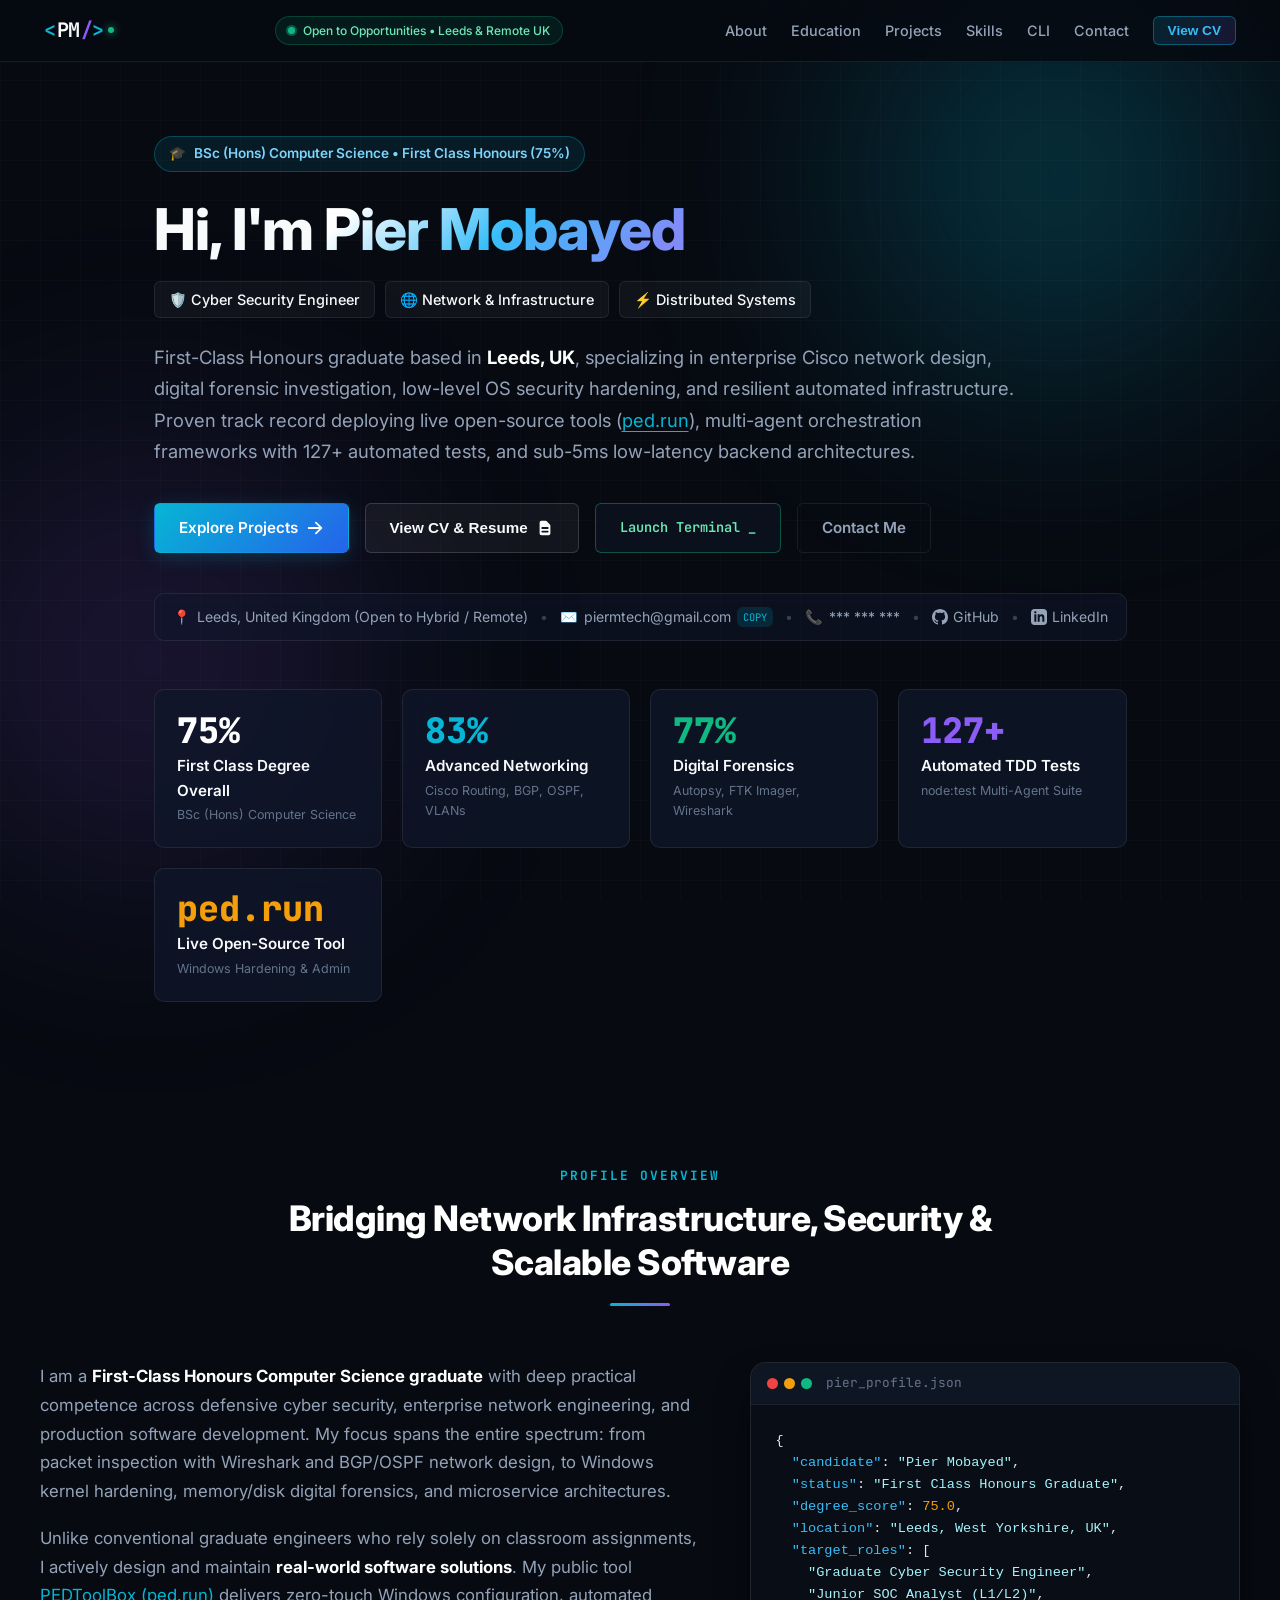
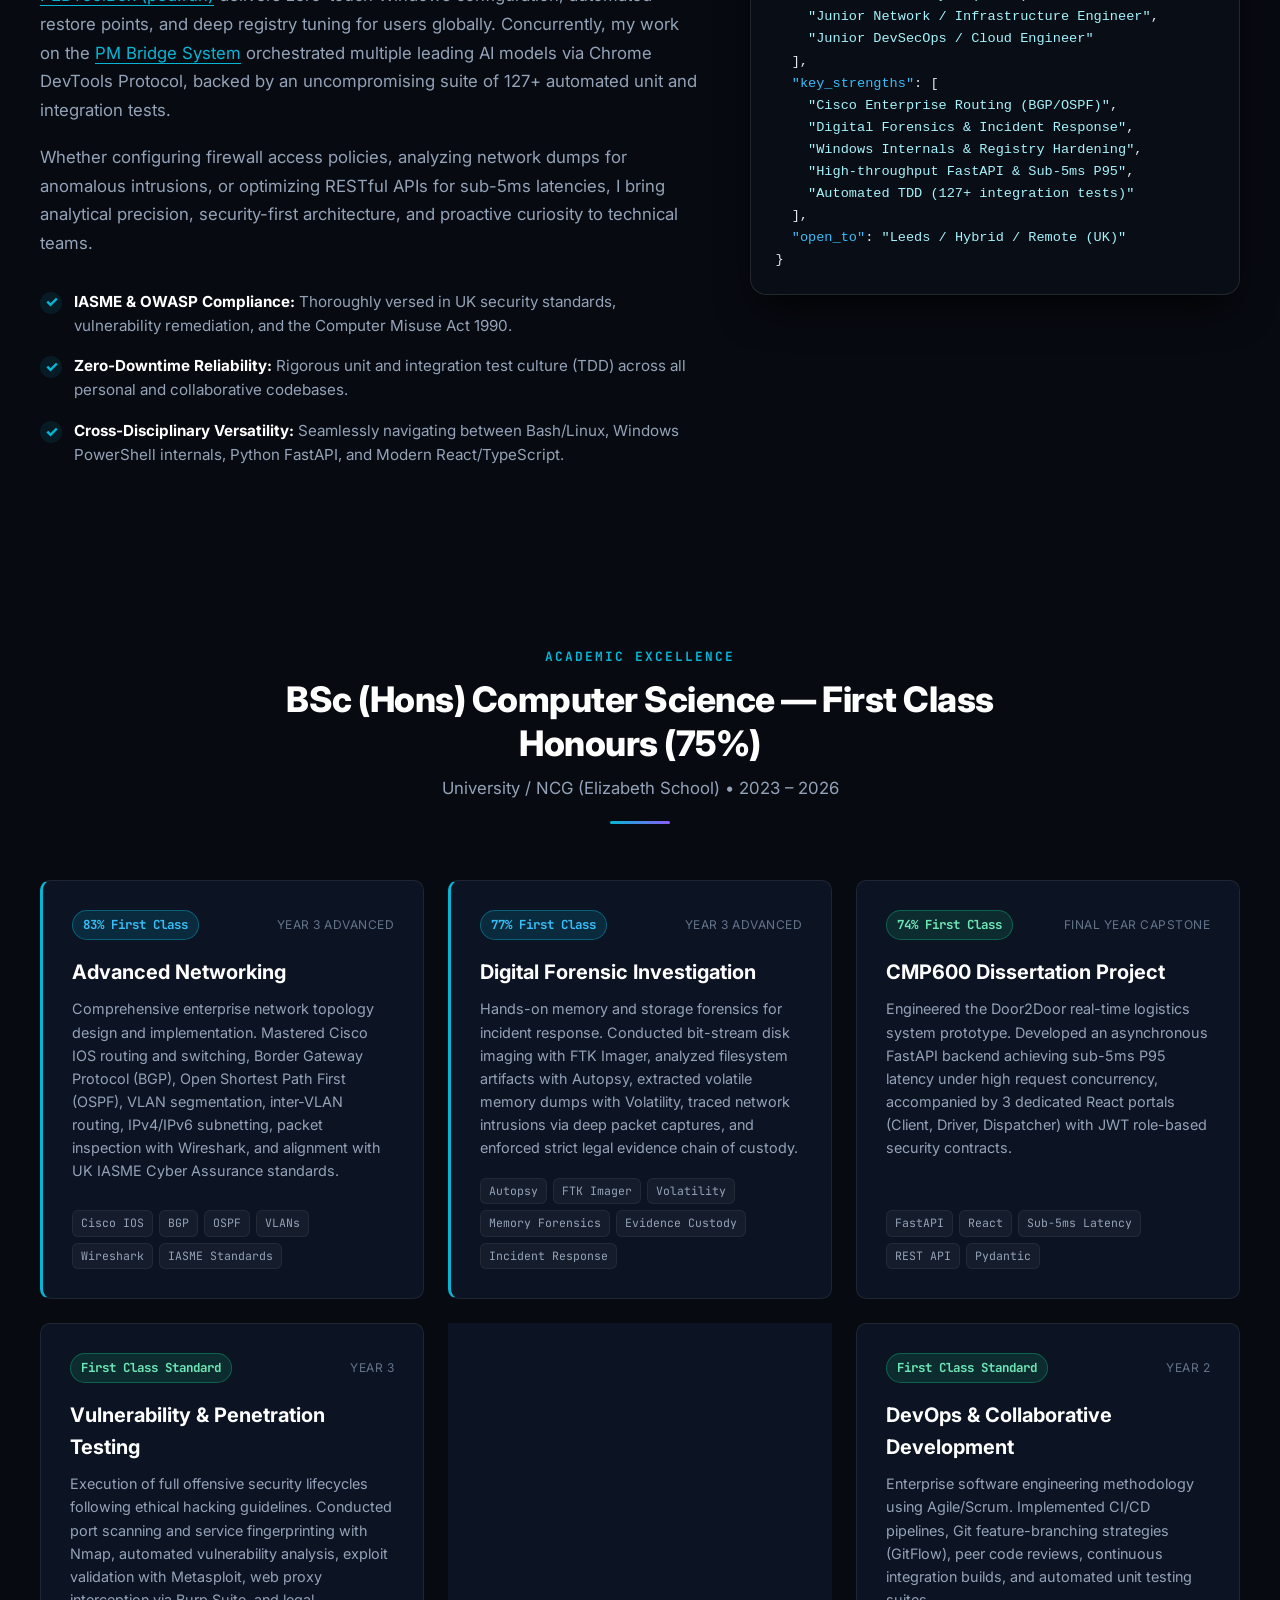
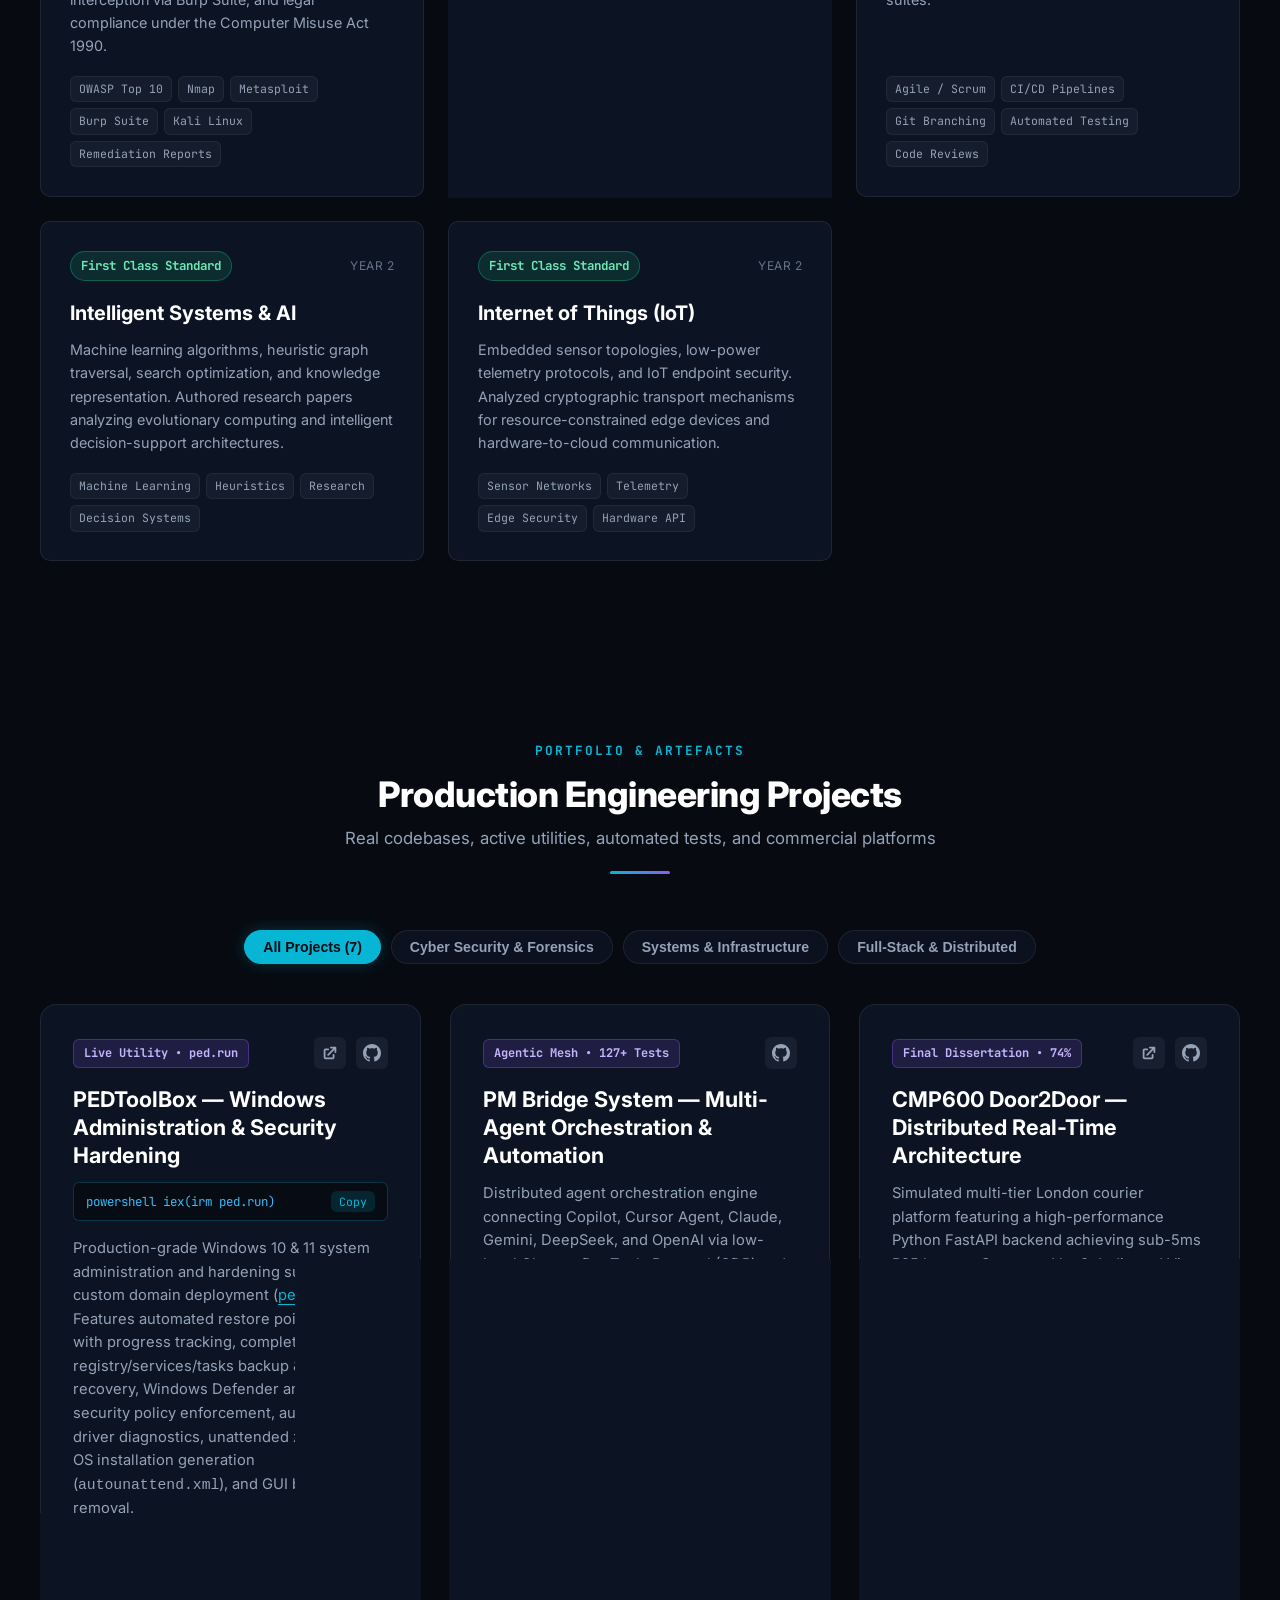
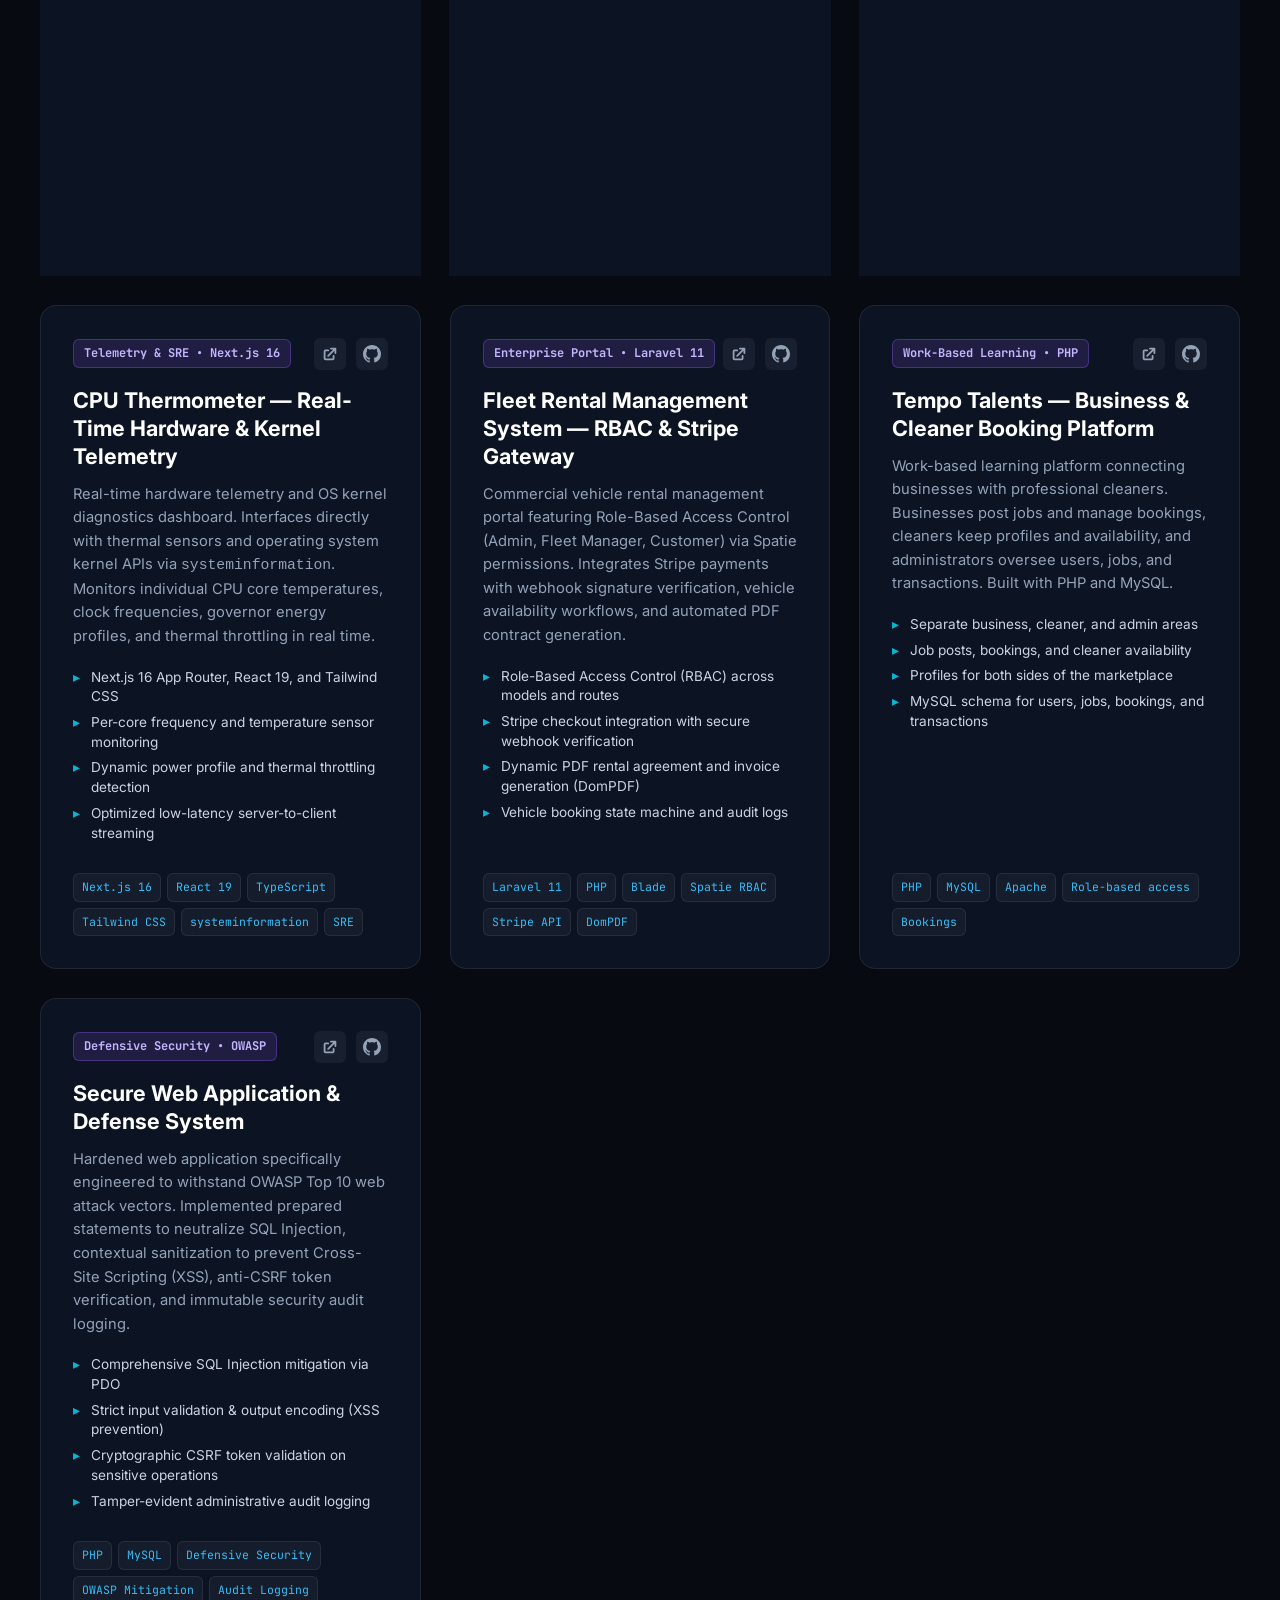
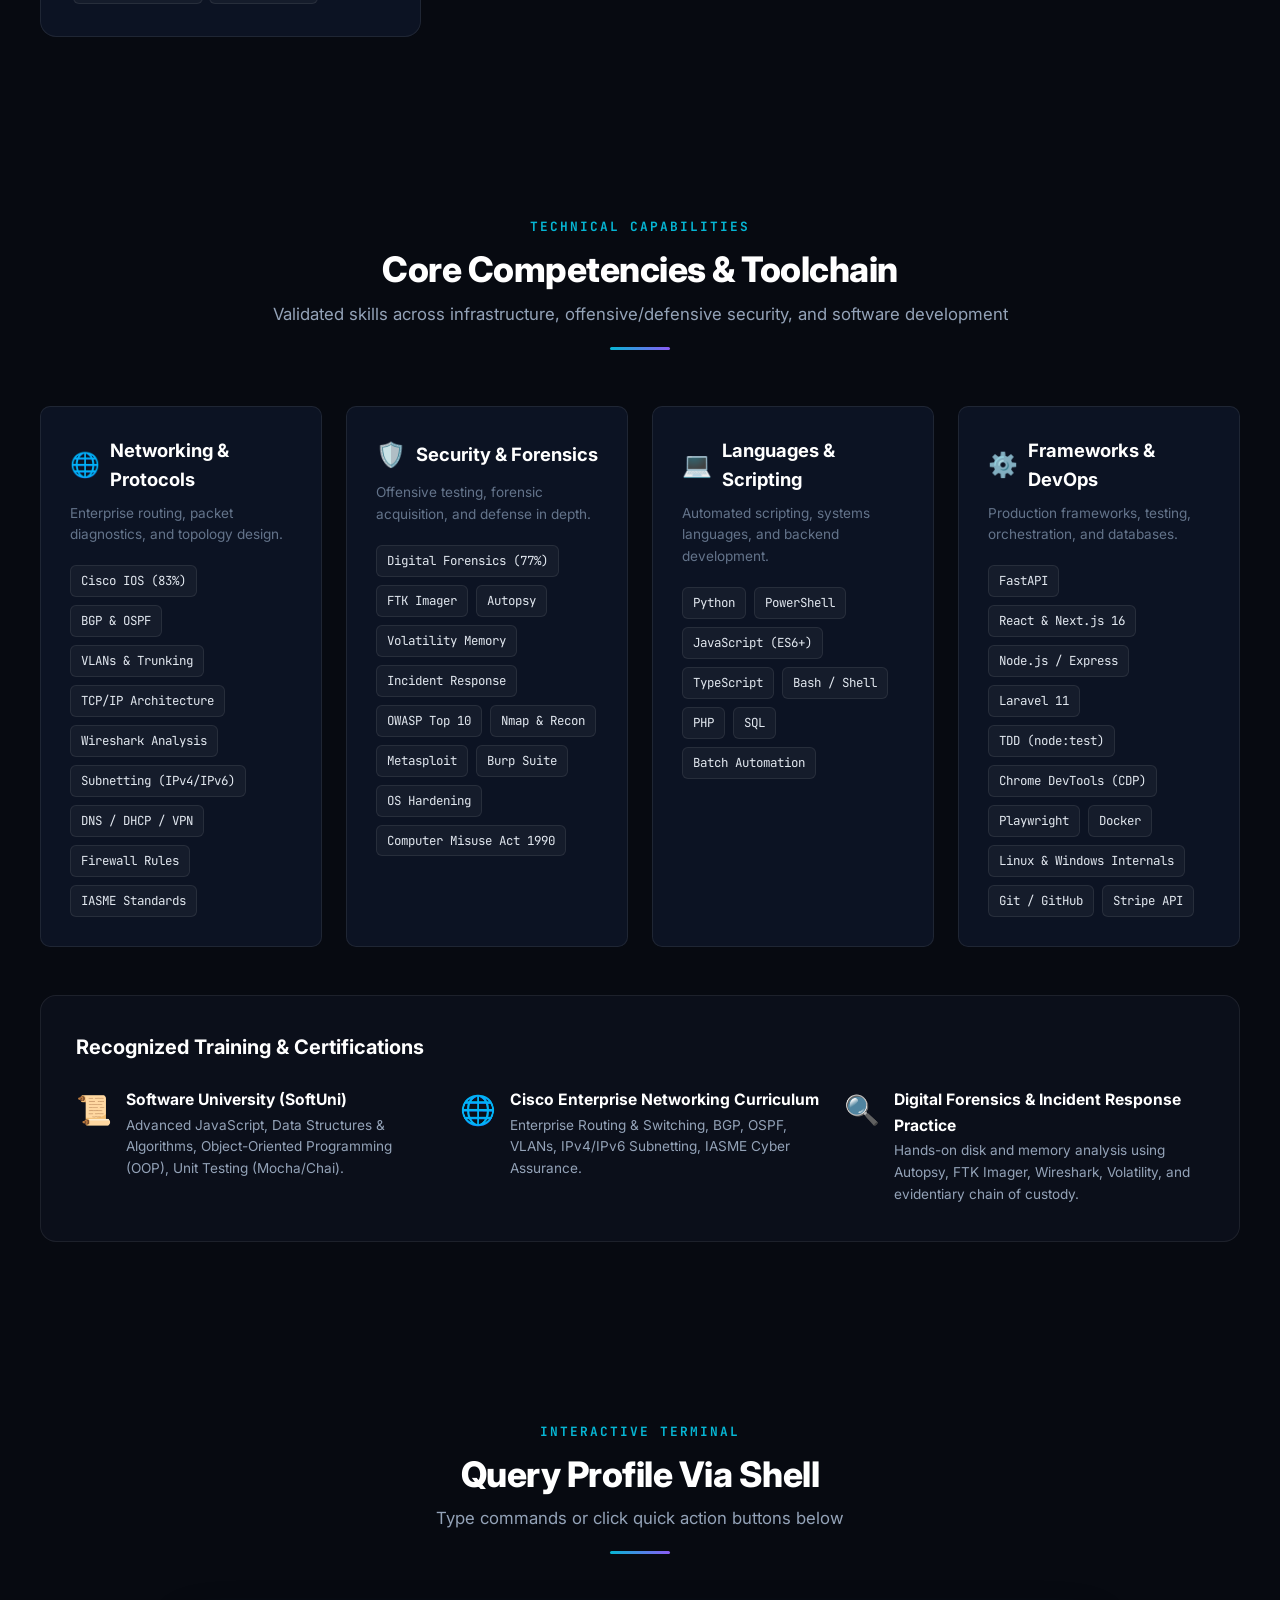
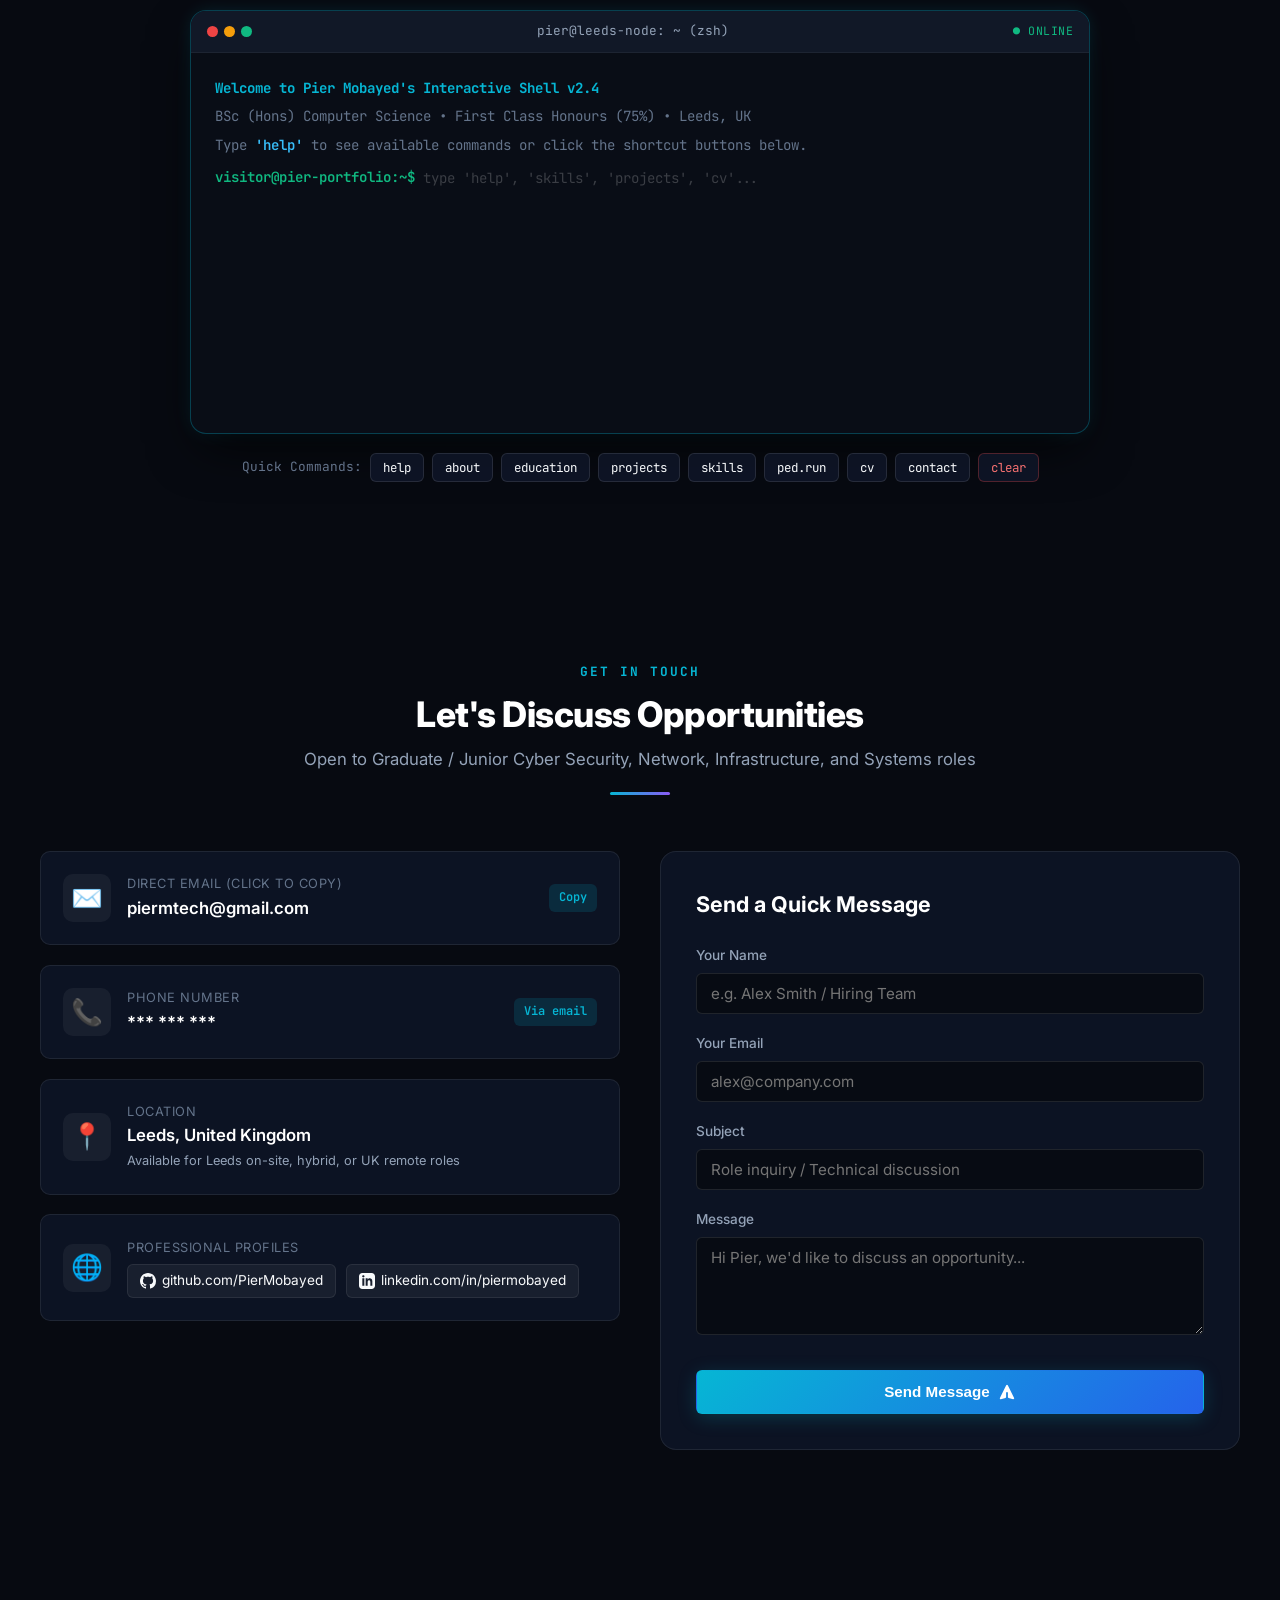
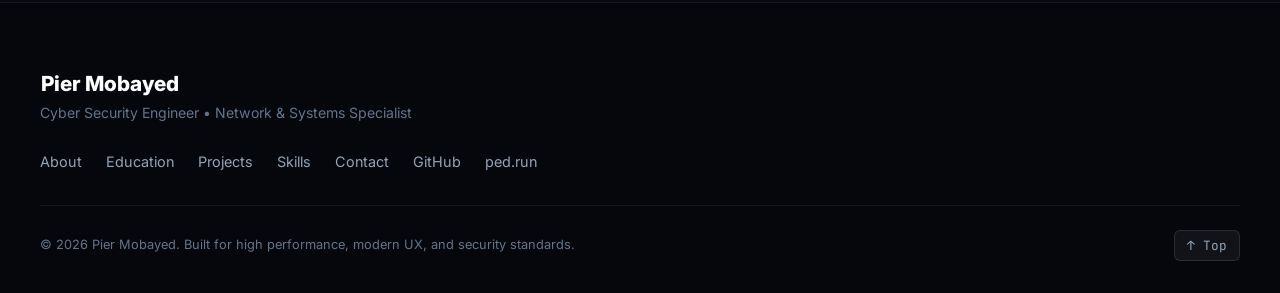
<file: index.html>
<!DOCTYPE html>
<html lang="en">
<head>
  <meta charset="UTF-8">
  <meta name="viewport" content="width=device-width, initial-scale=1.0">
  <meta name="description" content="Pier Mobayed — Cyber Security Engineer, Network & Infrastructure Specialist, and Systems Developer. BSc (Hons) Computer Science First Class Honours (75%).">
  <meta name="keywords" content="Pier Mobayed, Cyber Security, Network Engineer, SOC Analyst, Leeds, First Class Honours, Cisco, Python, PowerShell, FastAPI, React">
  <meta name="author" content="Pier Mobayed">
  <meta property="og:title" content="Pier Mobayed | Cyber Security Engineer & Systems Architect">
  <meta property="og:description" content="First-Class Honours (75%) Computer Science Graduate specializing in Network Defense, Digital Forensics, and High-Performance Systems.">
  <meta property="og:type" content="website">

  <title>Pier Mobayed | Cyber Security & Systems Engineer</title>

  <!-- Google Fonts: Inter & JetBrains Mono -->
  <link rel="preconnect" href="https://fonts.googleapis.com">
  <link rel="preconnect" href="https://fonts.gstatic.com" crossorigin>
  <link href="https://fonts.googleapis.com/css2?family=Inter:wght@300;400;500;600;700;800&family=JetBrains+Mono:wght@400;500;600;700&display=swap" rel="stylesheet">

  <link rel="stylesheet" href="style.css">
</head>
<body>

  <!-- Background Decorative Grid & Glows -->
  <div class="bg-glow bg-glow-1"></div>
  <div class="bg-glow bg-glow-2"></div>
  <div class="bg-grid"></div>

  <!-- Toast Notification Container -->
  <div id="toast-container" class="toast-container"></div>

  <!-- Header / Navigation Bar -->
  <header class="navbar">
    <div class="nav-container">
      <a href="#hero" class="brand-logo">
        <span class="logo-bracket">&lt;</span>
        <span class="logo-name">PM</span>
        <span class="logo-slash">/</span>
        <span class="logo-bracket">&gt;</span>
        <span class="logo-dot"></span>
      </a>

      <div class="status-badge-nav">
        <span class="pulse-dot"></span>
        <span class="status-text">Open to Opportunities • Leeds & Remote UK</span>
      </div>

      <nav class="nav-links" id="nav-links">
        <a href="#about" class="nav-link">About</a>
        <a href="#education" class="nav-link">Education</a>
        <a href="#projects" class="nav-link">Projects</a>
        <a href="#skills" class="nav-link">Skills</a>
        <a href="#terminal-section" class="nav-link">CLI</a>
        <a href="#contact" class="nav-link nav-btn-contact">Contact</a>
        <button id="open-cv-modal-btn" class="btn-cv-nav">View CV</button>
      </nav>

      <button class="hamburger" id="hamburger" aria-label="Toggle Navigation">
        <span></span>
        <span></span>
        <span></span>
      </button>
    </div>
  </header>

  <!-- Mobile Drawer -->
  <div class="mobile-drawer" id="mobile-drawer">
    <a href="#about" class="mobile-nav-link">About</a>
    <a href="#education" class="mobile-nav-link">Education & Modules</a>
    <a href="#projects" class="mobile-nav-link">Featured Projects</a>
    <a href="#skills" class="mobile-nav-link">Technical Skills</a>
    <a href="#terminal-section" class="mobile-nav-link">Interactive Terminal</a>
    <a href="#contact" class="mobile-nav-link">Contact</a>
    <button id="open-cv-modal-btn-mobile" class="btn-primary" style="margin-top: 1rem; width: 100%;">View Full CV</button>
  </div>

  <main>

    <!-- Hero Section -->
    <section id="hero" class="hero-section">
      <div class="hero-container">
        
        <div class="hero-badge">
          <span class="badge-icon">🎓</span>
          <span>BSc (Hons) Computer Science • First Class Honours (75%)</span>
        </div>

        <h1 class="hero-title">
          Hi, I'm <span class="gradient-text">Pier Mobayed</span>
        </h1>

        <div class="hero-roles">
          <span class="role-tag">🛡️ Cyber Security Engineer</span>
          <span class="role-tag">🌐 Network & Infrastructure</span>
          <span class="role-tag">⚡ Distributed Systems</span>
        </div>

        <p class="hero-description">
          First-Class Honours graduate based in <strong>Leeds, UK</strong>, specializing in enterprise Cisco network design, digital forensic investigation, low-level OS security hardening, and resilient automated infrastructure. Proven track record deploying live open-source tools (<a href="https://ped.run" target="_blank" class="accent-link">ped.run</a>), multi-agent orchestration frameworks with 127+ automated tests, and sub-5ms low-latency backend architectures.
        </p>

        <!-- CTA Buttons -->
        <div class="hero-cta">
          <a href="#projects" class="btn btn-primary">
            <span>Explore Projects</span>
            <svg class="btn-icon" viewBox="0 0 20 20" fill="currentColor"><path fill-rule="evenodd" d="M10.293 3.293a1 1 0 011.414 0l6 6a1 1 0 010 1.414l-6 6a1 1 0 01-1.414-1.414L14.586 11H3a1 1 0 110-2h11.586l-4.293-4.293a1 1 0 010-1.414z" clip-rule="evenodd"></path></svg>
          </a>
          <button id="hero-cv-btn" class="btn btn-secondary">
            <span>View CV & Resume</span>
            <svg class="btn-icon" viewBox="0 0 20 20" fill="currentColor"><path fill-rule="evenodd" d="M4 4a2 2 0 012-2h4.586A2 2 0 0112 2.586L15.414 6A2 2 0 0116 7.414V16a2 2 0 01-2 2H6a2 2 0 01-2-2V4zm2 6a1 1 0 011-1h6a1 1 0 110 2H7a1 1 0 01-1-1zm1 3a1 1 0 100 2h6a1 1 0 100-2H7z" clip-rule="evenodd"></path></svg>
          </button>
          <a href="#terminal-section" class="btn btn-terminal">
            <span>Launch Terminal</span>
            <span class="terminal-blink">_</span>
          </a>
          <a href="#contact" class="btn btn-outline">
            <span>Contact Me</span>
          </a>
        </div>

        <!-- Quick Contacts Bar -->
        <div class="hero-quick-meta">
          <div class="meta-item">
            <span class="meta-icon">📍</span>
            <span>Leeds, United Kingdom (Open to Hybrid / Remote)</span>
          </div>
          <div class="meta-separator">•</div>
          <div class="meta-item clickable" id="copy-email-hero" title="Click to copy email">
            <span class="meta-icon">✉️</span>
            <span class="underline-hover">piermtech@gmail.com</span>
            <span class="copy-badge">copy</span>
          </div>
          <div class="meta-separator">•</div>
          <div class="meta-item">
            <span class="meta-icon">📞</span>
            <span>*** *** ***</span>
          </div>
          <div class="meta-separator">•</div>
          <div class="meta-item">
            <a href="https://github.com/PierMobayed" target="_blank" rel="noopener noreferrer" class="social-link-hero">
              <svg class="social-icon" viewBox="0 0 24 24" fill="currentColor"><path d="M12 0C5.37 0 0 5.37 0 12c0 5.31 3.435 9.795 8.205 11.385.6.105.825-.255.825-.57 0-.285-.015-1.23-.015-2.235-3.015.555-3.795-.735-4.035-1.41-.135-.345-.72-1.41-1.23-1.695-.42-.225-1.02-.78-.015-.795.945-.015 1.62.87 1.845 1.23 1.08 1.815 2.805 1.305 3.495.99.105-.78.42-1.305.765-1.605-2.67-.3-5.46-1.335-5.46-5.925 0-1.305.465-2.385 1.23-3.225-.12-.3-.54-1.53.12-3.18 0 0 1.005-.315 3.3 1.23.96-.27 1.98-.405 3-.405s2.04.135 3 .405c2.295-1.56 3.3-1.23 3.3-1.23.66 1.65.24 2.88.12 3.18.765.84 1.23 1.905 1.23 3.225 0 4.605-2.805 5.625-5.475 5.925.435.375.81 1.095.81 2.22 0 1.605-.015 2.895-.015 3.3 0 .315.225.69.825.57A12.02 12.02 0 0024 12c0-6.63-5.37-12-12-12z"/></svg>
              <span>GitHub</span>
            </a>
          </div>
          <div class="meta-separator">•</div>
          <div class="meta-item">
            <a href="https://linkedin.com/in/piermobayed" target="_blank" rel="noopener noreferrer" class="social-link-hero">
              <svg class="social-icon" viewBox="0 0 24 24" fill="currentColor"><path d="M19 0h-14c-2.761 0-5 2.239-5 5v14c0 2.761 2.239 5 5 5h14c2.762 0 5-2.239 5-5v-14c0-2.761-2.238-5-5-5zm-11 19h-3v-11h3v11zm-1.5-12.268c-.966 0-1.75-.79-1.75-1.764s.784-1.764 1.75-1.764 1.75.79 1.75 1.764-.783 1.764-1.75 1.764zm13.5 12.268h-3v-5.604c0-3.368-4-3.113-4 0v5.604h-3v-11h3v1.765c1.396-2.586 7-2.777 7 2.476v6.759z"/></svg>
              <span>LinkedIn</span>
            </a>
          </div>
        </div>

        <!-- Key Metrics Strip -->
        <div class="metrics-grid">
          <div class="metric-card">
            <div class="metric-value">75%</div>
            <div class="metric-label">First Class Degree Overall</div>
            <div class="metric-sub">BSc (Hons) Computer Science</div>
          </div>
          <div class="metric-card highlight-cyan">
            <div class="metric-value">83%</div>
            <div class="metric-label">Advanced Networking</div>
            <div class="metric-sub">Cisco Routing, BGP, OSPF, VLANs</div>
          </div>
          <div class="metric-card highlight-emerald">
            <div class="metric-value">77%</div>
            <div class="metric-label">Digital Forensics</div>
            <div class="metric-sub">Autopsy, FTK Imager, Wireshark</div>
          </div>
          <div class="metric-card highlight-violet">
            <div class="metric-value">127+</div>
            <div class="metric-label">Automated TDD Tests</div>
            <div class="metric-sub">node:test Multi-Agent Suite</div>
          </div>
          <div class="metric-card highlight-amber">
            <div class="metric-value">ped.run</div>
            <div class="metric-label">Live Open-Source Tool</div>
            <div class="metric-sub">Windows Hardening & Admin</div>
          </div>
        </div>

      </div>
    </section>

    <!-- About Section -->
    <section id="about" class="section about-section">
      <div class="section-container">
        <div class="section-header">
          <span class="section-kicker">PROFILE OVERVIEW</span>
          <h2 class="section-title">Bridging Network Infrastructure, Security & Scalable Software</h2>
          <div class="section-line"></div>
        </div>

        <div class="about-grid">
          <div class="about-text">
            <p>
              I am a <strong>First-Class Honours Computer Science graduate</strong> with deep practical competence across defensive cyber security, enterprise network engineering, and production software development. My focus spans the entire spectrum: from packet inspection with Wireshark and BGP/OSPF network design, to Windows kernel hardening, memory/disk digital forensics, and microservice architectures.
            </p>
            <p>
              Unlike conventional graduate engineers who rely solely on classroom assignments, I actively design and maintain <strong>real-world software solutions</strong>. My public tool <a href="https://ped.run" target="_blank" class="accent-link">PEDToolBox (ped.run)</a> delivers zero-touch Windows configuration, automated restore points, and deep registry tuning for users globally. Concurrently, my work on the <a href="#projects" class="accent-link">PM Bridge System</a> orchestrated multiple leading AI models via Chrome DevTools Protocol, backed by an uncompromising suite of 127+ automated unit and integration tests.
            </p>
            <p>
              Whether configuring firewall access policies, analyzing network dumps for anomalous intrusions, or optimizing RESTful APIs for sub-5ms latencies, I bring analytical precision, security-first architecture, and proactive curiosity to technical teams.
            </p>

            <div class="about-points">
              <div class="point-item">
                <span class="point-check">✓</span>
                <span><strong>IASME & OWASP Compliance:</strong> Thoroughly versed in UK security standards, vulnerability remediation, and the Computer Misuse Act 1990.</span>
              </div>
              <div class="point-item">
                <span class="point-check">✓</span>
                <span><strong>Zero-Downtime Reliability:</strong> Rigorous unit and integration test culture (TDD) across all personal and collaborative codebases.</span>
              </div>
              <div class="point-item">
                <span class="point-check">✓</span>
                <span><strong>Cross-Disciplinary Versatility:</strong> Seamlessly navigating between Bash/Linux, Windows PowerShell internals, Python FastAPI, and Modern React/TypeScript.</span>
              </div>
            </div>
          </div>

          <div class="about-card-terminal">
            <div class="terminal-bar">
              <div class="terminal-dots">
                <span class="dot dot-red"></span>
                <span class="dot dot-yellow"></span>
                <span class="dot dot-green"></span>
              </div>
              <span class="terminal-title">pier_profile.json</span>
            </div>
            <pre class="terminal-code"><code>{
  <span class="json-key">"candidate"</span>: <span class="json-str">"Pier Mobayed"</span>,
  <span class="json-key">"status"</span>: <span class="json-str">"First Class Honours Graduate"</span>,
  <span class="json-key">"degree_score"</span>: <span class="json-num">75.0</span>,
  <span class="json-key">"location"</span>: <span class="json-str">"Leeds, West Yorkshire, UK"</span>,
  <span class="json-key">"target_roles"</span>: [
    <span class="json-str">"Graduate Cyber Security Engineer"</span>,
    <span class="json-str">"Junior SOC Analyst (L1/L2)"</span>,
    <span class="json-str">"Junior Network / Infrastructure Engineer"</span>,
    <span class="json-str">"Junior DevSecOps / Cloud Engineer"</span>
  ],
  <span class="json-key">"key_strengths"</span>: [
    <span class="json-str">"Cisco Enterprise Routing (BGP/OSPF)"</span>,
    <span class="json-str">"Digital Forensics & Incident Response"</span>,
    <span class="json-str">"Windows Internals & Registry Hardening"</span>,
    <span class="json-str">"High-throughput FastAPI & Sub-5ms P95"</span>,
    <span class="json-str">"Automated TDD (127+ integration tests)"</span>
  ],
  <span class="json-key">"open_to"</span>: <span class="json-str">"Leeds / Hybrid / Remote (UK)"</span>
}</code></pre>
          </div>
        </div>
      </div>
    </section>

    <!-- Education & Academic Achievements -->
    <section id="education" class="section education-section">
      <div class="section-container">
        <div class="section-header">
          <span class="section-kicker">ACADEMIC EXCELLENCE</span>
          <h2 class="section-title">BSc (Hons) Computer Science — First Class Honours (75%)</h2>
          <p class="section-subtitle">University / NCG (Elizabeth School) • 2023 – 2026</p>
          <div class="section-line"></div>
        </div>

        <div class="modules-grid">

          <!-- Advanced Networking -->
          <div class="module-card featured-module">
            <div class="module-header">
              <div class="module-score-pill score-high">83% First Class</div>
              <span class="module-year">Year 3 Advanced</span>
            </div>
            <h3 class="module-title">Advanced Networking</h3>
            <p class="module-desc">
              Comprehensive enterprise network topology design and implementation. Mastered Cisco IOS routing and switching, Border Gateway Protocol (BGP), Open Shortest Path First (OSPF), VLAN segmentation, inter-VLAN routing, IPv4/IPv6 subnetting, packet inspection with Wireshark, and alignment with UK IASME Cyber Assurance standards.
            </p>
            <div class="module-tags">
              <span>Cisco IOS</span>
              <span>BGP</span>
              <span>OSPF</span>
              <span>VLANs</span>
              <span>Wireshark</span>
              <span>IASME Standards</span>
            </div>
          </div>

          <!-- Digital Forensics -->
          <div class="module-card featured-module">
            <div class="module-header">
              <div class="module-score-pill score-high">77% First Class</div>
              <span class="module-year">Year 3 Advanced</span>
            </div>
            <h3 class="module-title">Digital Forensic Investigation</h3>
            <p class="module-desc">
              Hands-on memory and storage forensics for incident response. Conducted bit-stream disk imaging with FTK Imager, analyzed filesystem artifacts with Autopsy, extracted volatile memory dumps with Volatility, traced network intrusions via deep packet captures, and enforced strict legal evidence chain of custody.
            </p>
            <div class="module-tags">
              <span>Autopsy</span>
              <span>FTK Imager</span>
              <span>Volatility</span>
              <span>Memory Forensics</span>
              <span>Evidence Custody</span>
              <span>Incident Response</span>
            </div>
          </div>

          <!-- CMP600 Capstone Dissertation -->
          <div class="module-card">
            <div class="module-header">
              <div class="module-score-pill score-first">74% First Class</div>
              <span class="module-year">Final Year Capstone</span>
            </div>
            <h3 class="module-title">CMP600 Dissertation Project</h3>
            <p class="module-desc">
              Engineered the Door2Door real-time logistics system prototype. Developed an asynchronous FastAPI backend achieving sub-5ms P95 latency under high request concurrency, accompanied by 3 dedicated React portals (Client, Driver, Dispatcher) with JWT role-based security contracts.
            </p>
            <div class="module-tags">
              <span>FastAPI</span>
              <span>React</span>
              <span>Sub-5ms Latency</span>
              <span>REST API</span>
              <span>Pydantic</span>
            </div>
          </div>

          <!-- Vulnerability and Penetration Testing -->
          <div class="module-card">
            <div class="module-header">
              <div class="module-score-pill score-first">First Class Standard</div>
              <span class="module-year">Year 3</span>
            </div>
            <h3 class="module-title">Vulnerability & Penetration Testing</h3>
            <p class="module-desc">
              Execution of full offensive security lifecycles following ethical hacking guidelines. Conducted port scanning and service fingerprinting with Nmap, automated vulnerability analysis, exploit validation with Metasploit, web proxy interception via Burp Suite, and legal compliance under the Computer Misuse Act 1990.
            </p>
            <div class="module-tags">
              <span>OWASP Top 10</span>
              <span>Nmap</span>
              <span>Metasploit</span>
              <span>Burp Suite</span>
              <span>Kali Linux</span>
              <span>Remediation Reports</span>
            </div>
          </div>

          <!-- Secure Web Development -->
          <div class="module-card">
            <div class="module-header">
              <div class="module-score-pill score-first">First Class Standard</div>
              <span class="module-year">Year 2</span>
            </div>
            <h3 class="module-title">Secure Web Development</h3>
            <p class="module-desc">
              Defensive application engineering and attack vector mitigation. Built robust defense mechanisms preventing SQL Injections via PDO prepared statements, stored/reflected XSS through contextual output encoding, CSRF tokens, secure cookie session flags, and administrative tamper-proof audit trails.
            </p>
            <div class="module-tags">
              <span>PHP / MySQL</span>
              <span>Defensive Coding</span>
              <span>SQLi Mitigation</span>
              <span>XSS Prevention</span>
              <span>CSRF Tokens</span>
            </div>
          </div>

          <!-- DevOps & Collaborative Dev -->
          <div class="module-card">
            <div class="module-header">
              <div class="module-score-pill score-first">First Class Standard</div>
              <span class="module-year">Year 2</span>
            </div>
            <h3 class="module-title">DevOps & Collaborative Development</h3>
            <p class="module-desc">
              Enterprise software engineering methodology using Agile/Scrum. Implemented CI/CD pipelines, Git feature-branching strategies (GitFlow), peer code reviews, continuous integration builds, and automated unit testing suites.
            </p>
            <div class="module-tags">
              <span>Agile / Scrum</span>
              <span>CI/CD Pipelines</span>
              <span>Git Branching</span>
              <span>Automated Testing</span>
              <span>Code Reviews</span>
            </div>
          </div>

          <!-- Intelligent Systems & AI -->
          <div class="module-card">
            <div class="module-header">
              <div class="module-score-pill score-first">First Class Standard</div>
              <span class="module-year">Year 2</span>
            </div>
            <h3 class="module-title">Intelligent Systems & AI</h3>
            <p class="module-desc">
              Machine learning algorithms, heuristic graph traversal, search optimization, and knowledge representation. Authored research papers analyzing evolutionary computing and intelligent decision-support architectures.
            </p>
            <div class="module-tags">
              <span>Machine Learning</span>
              <span>Heuristics</span>
              <span>Research</span>
              <span>Decision Systems</span>
            </div>
          </div>

          <!-- Internet of Things -->
          <div class="module-card">
            <div class="module-header">
              <div class="module-score-pill score-first">First Class Standard</div>
              <span class="module-year">Year 2</span>
            </div>
            <h3 class="module-title">Internet of Things (IoT)</h3>
            <p class="module-desc">
              Embedded sensor topologies, low-power telemetry protocols, and IoT endpoint security. Analyzed cryptographic transport mechanisms for resource-constrained edge devices and hardware-to-cloud communication.
            </p>
            <div class="module-tags">
              <span>Sensor Networks</span>
              <span>Telemetry</span>
              <span>Edge Security</span>
              <span>Hardware API</span>
            </div>
          </div>

        </div>
      </div>
    </section>

    <!-- Featured Engineering Projects -->
    <section id="projects" class="section projects-section">
      <div class="section-container">
        <div class="section-header">
          <span class="section-kicker">PORTFOLIO & ARTEFACTS</span>
          <h2 class="section-title">Production Engineering Projects</h2>
          <p class="section-subtitle">Real codebases, active utilities, automated tests, and commercial platforms</p>
          <div class="section-line"></div>
        </div>

        <!-- Project Category Filters -->
        <div class="filter-controls">
          <button class="filter-btn active" data-filter="all">All Projects (7)</button>
          <button class="filter-btn" data-filter="security">Cyber Security & Forensics</button>
          <button class="filter-btn" data-filter="systems">Systems & Infrastructure</button>
          <button class="filter-btn" data-filter="fullstack">Full-Stack & Distributed</button>
        </div>

        <div class="projects-grid" id="projects-grid">

          <!-- 1. PEDToolBox -->
          <article class="project-card" data-category="security systems">
            <div class="project-card-top">
              <div class="project-type-tag">Live Utility • ped.run</div>
              <div class="project-links">
                <a href="https://piermobayed.github.io/PEDToolBox/" target="_blank" rel="noopener noreferrer" title="Live Web Page" class="icon-link">
                  <svg viewBox="0 0 20 20" fill="currentColor"><path d="M11 3a1 1 0 100 2h2.586l-6.293 6.293a1 1 0 101.414 1.414L15 6.414V9a1 1 0 102 0V4a1 1 0 00-1-1h-5z"></path><path d="M5 5a2 2 0 00-2 2v8a2 2 0 002 2h8a2 2 0 002-2v-3a1 1 0 10-2 0v3H5V7h3a1 1 0 000-2H5z"></path></svg>
                </a>
                <a href="https://github.com/PierMobayed/PEDToolBox" target="_blank" rel="noopener noreferrer" title="GitHub Repository" class="icon-link">
                  <svg viewBox="0 0 24 24" fill="currentColor"><path d="M12 0C5.37 0 0 5.37 0 12c0 5.31 3.435 9.795 8.205 11.385.6.105.825-.255.825-.57 0-.285-.015-1.23-.015-2.235-3.015.555-3.795-.735-4.035-1.41-.135-.345-.72-1.41-1.23-1.695-.42-.225-1.02-.78-.015-.795.945-.015 1.62.87 1.845 1.23 1.08 1.815 2.805 1.305 3.495.99.105-.78.42-1.305.765-1.605-2.67-.3-5.46-1.335-5.46-5.925 0-1.305.465-2.385 1.23-3.225-.12-.3-.54-1.53.12-3.18 0 0 1.005-.315 3.3 1.23.96-.27 1.98-.405 3-.405s2.04.135 3 .405c2.295-1.56 3.3-1.23 3.3-1.23.66 1.65.24 2.88.12 3.18.765.84 1.23 1.905 1.23 3.225 0 4.605-2.805 5.625-5.475 5.925.435.375.81 1.095.81 2.22 0 1.605-.015 2.895-.015 3.3 0 .315.225.69.825.57A12.02 12.02 0 0024 12c0-6.63-5.37-12-12-12z"/></svg>
                </a>
              </div>
            </div>

            <h3 class="project-title">PEDToolBox — Windows Administration & Security Hardening</h3>

            <div class="project-command-box">
              <code>powershell iex(irm ped.run)</code>
              <button class="btn-copy-inline" data-copy="powershell iex(irm ped.run)" title="Copy run command">Copy</button>
            </div>

            <p class="project-description">
              Production-grade Windows 10 & 11 system administration and hardening suite with custom domain deployment (<a href="https://ped.run" target="_blank" class="accent-link">ped.run</a>). Features automated restore point creation with progress tracking, complete registry/services/tasks backup & disaster recovery, Windows Defender and UAC security policy enforcement, automated driver diagnostics, unattended zero-touch OS installation generation (<code>autounattend.xml</code>), and GUI bloatware removal.
            </p>

            <ul class="project-bullet-highlights">
              <li>Instant execution via single PowerShell command</li>
              <li>Registry, Services, and Task Scheduler backup and restoration</li>
              <li>Defender and ExecutionPolicy security hardening</li>
              <li>Zero-touch automated Windows installation generator</li>
            </ul>

            <div class="project-tech-tags">
              <span>PowerShell</span>
              <span>Batch</span>
              <span>Windows Internals</span>
              <span>Registry Hardening</span>
              <span>Disaster Recovery</span>
              <span>Automation</span>
            </div>
          </article>

          <!-- 2. PM Bridge System -->
          <article class="project-card" data-category="systems fullstack">
            <div class="project-card-top">
              <div class="project-type-tag">Agentic Mesh • 127+ Tests</div>
              <div class="project-links">
                <a href="https://github.com/PierMobayed/pm-bridge-system" target="_blank" rel="noopener noreferrer" title="GitHub Repository" class="icon-link">
                  <svg viewBox="0 0 24 24" fill="currentColor"><path d="M12 0C5.37 0 0 5.37 0 12c0 5.31 3.435 9.795 8.205 11.385.6.105.825-.255.825-.57 0-.285-.015-1.23-.015-2.235-3.015.555-3.795-.735-4.035-1.41-.135-.345-.72-1.41-1.23-1.695-.42-.225-1.02-.78-.015-.795.945-.015 1.62.87 1.845 1.23 1.08 1.815 2.805 1.305 3.495.99.105-.78.42-1.305.765-1.605-2.67-.3-5.46-1.335-5.46-5.925 0-1.305.465-2.385 1.23-3.225-.12-.3-.54-1.53.12-3.18 0 0 1.005-.315 3.3 1.23.96-.27 1.98-.405 3-.405s2.04.135 3 .405c2.295-1.56 3.3-1.23 3.3-1.23.66 1.65.24 2.88.12 3.18.765.84 1.23 1.905 1.23 3.225 0 4.605-2.805 5.625-5.475 5.925.435.375.81 1.095.81 2.22 0 1.605-.015 2.895-.015 3.3 0 .315.225.69.825.57A12.02 12.02 0 0024 12c0-6.63-5.37-12-12-12z"/></svg>
                </a>
              </div>
            </div>

            <h3 class="project-title">PM Bridge System — Multi-Agent Orchestration & Automation</h3>

            <p class="project-description">
              Distributed agent orchestration engine connecting Copilot, Cursor Agent, Claude, Gemini, DeepSeek, and OpenAI via low-level Chrome DevTools Protocol (CDP) and REST endpoints (<code>:9470</code>, <code>:9471</code>). Implements dual-channel busy/idle routing, operator hold protocols (<code>OPERATOR_HOLD</code>), message deduplication, and an automated suite of 127+ integration and unit tests.
            </p>

            <ul class="project-bullet-highlights">
              <li>Low-level CDP browser automation on ports 9222 and 9229</li>
              <li>127+ comprehensive automated tests executed via native <code>node:test</code></li>
              <li>Dual-channel idle/busy state machine to eliminate UI blocking</li>
              <li>Standardized JSON message envelopes with SHA-256 deduplication</li>
            </ul>

            <div class="project-tech-tags">
              <span>Node.js</span>
              <span>Chrome DevTools (CDP)</span>
              <span>Playwright</span>
              <span>REST APIs</span>
              <span>TDD (node:test)</span>
              <span>Queues</span>
            </div>
          </article>

          <!-- 3. CMP600 Dissertation -->
          <article class="project-card" data-category="fullstack">
            <div class="project-card-top">
              <div class="project-type-tag">Final Dissertation • 74%</div>
              <div class="project-links">
                <a href="https://cmp600-client-production.up.railway.app" target="_blank" rel="noopener noreferrer" title="Live site" class="icon-link">
                  <svg viewBox="0 0 20 20" fill="currentColor"><path d="M11 3a1 1 0 100 2h2.586l-6.293 6.293a1 1 0 101.414 1.414L15 6.414V9a1 1 0 102 0V4a1 1 0 00-1-1h-5z"></path><path d="M5 5a2 2 0 00-2 2v8a2 2 0 002 2h8a2 2 0 002-2v-3a1 1 0 10-2 0v3H5V7h3a1 1 0 000-2H5z"></path></svg>
                </a>
                <a href="https://github.com/PierMobayed/CMP600_Dissertation_Project" target="_blank" rel="noopener noreferrer" title="GitHub Repository" class="icon-link">
                  <svg viewBox="0 0 24 24" fill="currentColor"><path d="M12 0C5.37 0 0 5.37 0 12c0 5.31 3.435 9.795 8.205 11.385.6.105.825-.255.825-.57 0-.285-.015-1.23-.015-2.235-3.015.555-3.795-.735-4.035-1.41-.135-.345-.72-1.41-1.23-1.695-.42-.225-1.02-.78-.015-.795.945-.015 1.62.87 1.845 1.23 1.08 1.815 2.805 1.305 3.495.99.105-.78.42-1.305.765-1.605-2.67-.3-5.46-1.335-5.46-5.925 0-1.305.465-2.385 1.23-3.225-.12-.3-.54-1.53.12-3.18 0 0 1.005-.315 3.3 1.23.96-.27 1.98-.405 3-.405s2.04.135 3 .405c2.295-1.56 3.3-1.23 3.3-1.23.66 1.65.24 2.88.12 3.18.765.84 1.23 1.905 1.23 3.225 0 4.605-2.805 5.625-5.475 5.925.435.375.81 1.095.81 2.22 0 1.605-.015 2.895-.015 3.3 0 .315.225.69.825.57A12.02 12.02 0 0024 12c0-6.63-5.37-12-12-12z"/></svg>
                </a>
              </div>
            </div>

            <h3 class="project-title">CMP600 Door2Door — Distributed Real-Time Architecture</h3>

            <p class="project-description">
              Simulated multi-tier London courier platform featuring a high-performance Python FastAPI backend achieving sub-5ms P95 latency. Supported by 3 dedicated Vite React client portals (Customer, Driver, Office Dispatcher) with asynchronous SQLite persistence and JWT authentication.
            </p>

            <ul class="project-bullet-highlights">
              <li>Sub-5ms P95 latency under high request loads</li>
              <li>3 separate React client portals with responsive design</li>
              <li>Pydantic data validation and contract enforcement</li>
              <li>Comprehensive academic dissertation report (74% score)</li>
            </ul>

            <div class="project-tech-tags">
              <span>FastAPI</span>
              <span>React 18</span>
              <span>Python</span>
              <span>SQLite</span>
              <span>REST API</span>
              <span>High-Throughput</span>
            </div>
          </article>

          <!-- 4. CPU Thermometer -->
          <article class="project-card" data-category="systems fullstack">
            <div class="project-card-top">
              <div class="project-type-tag">Telemetry & SRE • Next.js 16</div>
              <div class="project-links">
                <a href="https://cpu-thermometar.vercel.app" target="_blank" rel="noopener noreferrer" title="Live Web Page" class="icon-link">
                  <svg viewBox="0 0 20 20" fill="currentColor"><path d="M11 3a1 1 0 100 2h2.586l-6.293 6.293a1 1 0 101.414 1.414L15 6.414V9a1 1 0 102 0V4a1 1 0 00-1-1h-5z"></path><path d="M5 5a2 2 0 00-2 2v8a2 2 0 002 2h8a2 2 0 002-2v-3a1 1 0 10-2 0v3H5V7h3a1 1 0 000-2H5z"></path></svg>
                </a>
                <a href="https://github.com/PierMobayed/cpu-thermometar" target="_blank" rel="noopener noreferrer" title="GitHub Repository" class="icon-link">
                  <svg viewBox="0 0 24 24" fill="currentColor"><path d="M12 0C5.37 0 0 5.37 0 12c0 5.31 3.435 9.795 8.205 11.385.6.105.825-.255.825-.57 0-.285-.015-1.23-.015-2.235-3.015.555-3.795-.735-4.035-1.41-.135-.345-.72-1.41-1.23-1.695-.42-.225-1.02-.78-.015-.795.945-.015 1.62.87 1.845 1.23 1.08 1.815 2.805 1.305 3.495.99.105-.78.42-1.305.765-1.605-2.67-.3-5.46-1.335-5.46-5.925 0-1.305.465-2.385 1.23-3.225-.12-.3-.54-1.53.12-3.18 0 0 1.005-.315 3.3 1.23.96-.27 1.98-.405 3-.405s2.04.135 3 .405c2.295-1.56 3.3-1.23 3.3-1.23.66 1.65.24 2.88.12 3.18.765.84 1.23 1.905 1.23 3.225 0 4.605-2.805 5.625-5.475 5.925.435.375.81 1.095.81 2.22 0 1.605-.015 2.895-.015 3.3 0 .315.225.69.825.57A12.02 12.02 0 0024 12c0-6.63-5.37-12-12-12z"/></svg>
                </a>
              </div>
            </div>

            <h3 class="project-title">CPU Thermometer — Real-Time Hardware & Kernel Telemetry</h3>

            <p class="project-description">
              Real-time hardware telemetry and OS kernel diagnostics dashboard. Interfaces directly with thermal sensors and operating system kernel APIs via <code>systeminformation</code>. Monitors individual CPU core temperatures, clock frequencies, governor energy profiles, and thermal throttling in real time.
            </p>

            <ul class="project-bullet-highlights">
              <li>Next.js 16 App Router, React 19, and Tailwind CSS</li>
              <li>Per-core frequency and temperature sensor monitoring</li>
              <li>Dynamic power profile and thermal throttling detection</li>
              <li>Optimized low-latency server-to-client streaming</li>
            </ul>

            <div class="project-tech-tags">
              <span>Next.js 16</span>
              <span>React 19</span>
              <span>TypeScript</span>
              <span>Tailwind CSS</span>
              <span>systeminformation</span>
              <span>SRE</span>
            </div>
          </article>

          <!-- 5. Fleet Rental Management System -->
          <article class="project-card" data-category="fullstack security">
            <div class="project-card-top">
              <div class="project-type-tag">Enterprise Portal • Laravel 11</div>
              <div class="project-links">
                <a href="https://pm.up.railway.app" target="_blank" rel="noopener noreferrer" title="Live Web Page" class="icon-link">
                  <svg viewBox="0 0 20 20" fill="currentColor"><path d="M11 3a1 1 0 100 2h2.586l-6.293 6.293a1 1 0 101.414 1.414L15 6.414V9a1 1 0 102 0V4a1 1 0 00-1-1h-5z"></path><path d="M5 5a2 2 0 00-2 2v8a2 2 0 002 2h8a2 2 0 002-2v-3a1 1 0 10-2 0v3H5V7h3a1 1 0 000-2H5z"></path></svg>
                </a>
                <a href="https://github.com/PierMobayed/fleet-rental-management-system" target="_blank" rel="noopener noreferrer" title="GitHub Repository" class="icon-link">
                  <svg viewBox="0 0 24 24" fill="currentColor"><path d="M12 0C5.37 0 0 5.37 0 12c0 5.31 3.435 9.795 8.205 11.385.6.105.825-.255.825-.57 0-.285-.015-1.23-.015-2.235-3.015.555-3.795-.735-4.035-1.41-.135-.345-.72-1.41-1.23-1.695-.42-.225-1.02-.78-.015-.795.945-.015 1.62.87 1.845 1.23 1.08 1.815 2.805 1.305 3.495.99.105-.78.42-1.305.765-1.605-2.67-.3-5.46-1.335-5.46-5.925 0-1.305.465-2.385 1.23-3.225-.12-.3-.54-1.53.12-3.18 0 0 1.005-.315 3.3 1.23.96-.27 1.98-.405 3-.405s2.04.135 3 .405c2.295-1.56 3.3-1.23 3.3-1.23.66 1.65.24 2.88.12 3.18.765.84 1.23 1.905 1.23 3.225 0 4.605-2.805 5.625-5.475 5.925.435.375.81 1.095.81 2.22 0 1.605-.015 2.895-.015 3.3 0 .315.225.69.825.57A12.02 12.02 0 0024 12c0-6.63-5.37-12-12-12z"/></svg>
                </a>
              </div>
            </div>

            <h3 class="project-title">Fleet Rental Management System — RBAC & Stripe Gateway</h3>

            <p class="project-description">
              Commercial vehicle rental management portal featuring Role-Based Access Control (Admin, Fleet Manager, Customer) via Spatie permissions. Integrates Stripe payments with webhook signature verification, vehicle availability workflows, and automated PDF contract generation.
            </p>

            <ul class="project-bullet-highlights">
              <li>Role-Based Access Control (RBAC) across models and routes</li>
              <li>Stripe checkout integration with secure webhook verification</li>
              <li>Dynamic PDF rental agreement and invoice generation (DomPDF)</li>
              <li>Vehicle booking state machine and audit logs</li>
            </ul>

            <div class="project-tech-tags">
              <span>Laravel 11</span>
              <span>PHP</span>
              <span>Blade</span>
              <span>Spatie RBAC</span>
              <span>Stripe API</span>
              <span>DomPDF</span>
            </div>
          </article>

          <!-- 6. Tempo Talents -->
          <article class="project-card" data-category="fullstack security">
            <div class="project-card-top">
              <div class="project-type-tag">Work-Based Learning • PHP</div>
              <div class="project-links">
                <a href="https://tempo-web-production-767b.up.railway.app" target="_blank" rel="noopener noreferrer" title="Live Web Page" class="icon-link">
                  <svg viewBox="0 0 20 20" fill="currentColor"><path d="M11 3a1 1 0 100 2h2.586l-6.293 6.293a1 1 0 101.414 1.414L15 6.414V9a1 1 0 102 0V4a1 1 0 00-1-1h-5z"></path><path d="M5 5a2 2 0 00-2 2v8a2 2 0 002 2h8a2 2 0 002-2v-3a1 1 0 10-2 0v3H5V7h3a1 1 0 000-2H5z"></path></svg>
                </a>
                <a href="https://github.com/PierMobayed/StudyElizabethSchool" target="_blank" rel="noopener noreferrer" title="GitHub Repository" class="icon-link">
                  <svg viewBox="0 0 24 24" fill="currentColor"><path d="M12 0C5.37 0 0 5.37 0 12c0 5.31 3.435 9.795 8.205 11.385.6.105.825-.255.825-.57 0-.285-.015-1.23-.015-2.235-3.015.555-3.795-.735-4.035-1.41-.135-.345-.72-1.41-1.23-1.695-.42-.225-1.02-.78-.015-.795.945-.015 1.62.87 1.845 1.23 1.08 1.815 2.805 1.305 3.495.99.105-.78.42-1.305.765-1.605-2.67-.3-5.46-1.335-5.46-5.925 0-1.305.465-2.385 1.23-3.225-.12-.3-.54-1.53.12-3.18 0 0 1.005-.315 3.3 1.23.96-.27 1.98-.405 3-.405s2.04.135 3 .405c2.295-1.56 3.3-1.23 3.3-1.23.66 1.65.24 2.88.12 3.18.765.84 1.23 1.905 1.23 3.225 0 4.605-2.805 5.625-5.475 5.925.435.375.81 1.095.81 2.22 0 1.605-.015 2.895-.015 3.3 0 .315.225.69.825.57A12.02 12.02 0 0024 12c0-6.63-5.37-12-12-12z"/></svg>
                </a>
              </div>
            </div>

            <h3 class="project-title">Tempo Talents — Business & Cleaner Booking Platform</h3>

            <p class="project-description">
              Work-based learning platform connecting businesses with professional cleaners. Businesses post jobs and manage bookings, cleaners keep profiles and availability, and administrators oversee users, jobs, and transactions. Built with PHP and MySQL.
            </p>

            <ul class="project-bullet-highlights">
              <li>Separate business, cleaner, and admin areas</li>
              <li>Job posts, bookings, and cleaner availability</li>
              <li>Profiles for both sides of the marketplace</li>
              <li>MySQL schema for users, jobs, bookings, and transactions</li>
            </ul>

            <div class="project-tech-tags">
              <span>PHP</span>
              <span>MySQL</span>
              <span>Apache</span>
              <span>Role-based access</span>
              <span>Bookings</span>
            </div>
          </article>

          <!-- 7. Secure Web Application -->
          <article class="project-card" data-category="security">
            <div class="project-card-top">
              <div class="project-type-tag">Defensive Security • OWASP</div>
              <div class="project-links">
                <a href="https://fixerupper-production.up.railway.app" target="_blank" rel="noopener noreferrer" title="Live Web Page" class="icon-link">
                  <svg viewBox="0 0 20 20" fill="currentColor"><path d="M11 3a1 1 0 100 2h2.586l-6.293 6.293a1 1 0 101.414 1.414L15 6.414V9a1 1 0 102 0V4a1 1 0 00-1-1h-5z"></path><path d="M5 5a2 2 0 00-2 2v8a2 2 0 002 2h8a2 2 0 002-2v-3a1 1 0 10-2 0v3H5V7h3a1 1 0 000-2H5z"></path></svg>
                </a>
                <a href="https://github.com/PierMobayed/StudyElizabethSchool" target="_blank" rel="noopener noreferrer" title="GitHub Repository" class="icon-link">
                  <svg viewBox="0 0 24 24" fill="currentColor"><path d="M12 0C5.37 0 0 5.37 0 12c0 5.31 3.435 9.795 8.205 11.385.6.105.825-.255.825-.57 0-.285-.015-1.23-.015-2.235-3.015.555-3.795-.735-4.035-1.41-.135-.345-.72-1.41-1.23-1.695-.42-.225-1.02-.78-.015-.795.945-.015 1.62.87 1.845 1.23 1.08 1.815 2.805 1.305 3.495.99.105-.78.42-1.305.765-1.605-2.67-.3-5.46-1.335-5.46-5.925 0-1.305.465-2.385 1.23-3.225-.12-.3-.54-1.53.12-3.18 0 0 1.005-.315 3.3 1.23.96-.27 1.98-.405 3-.405s2.04.135 3 .405c2.295-1.56 3.3-1.23 3.3-1.23.66 1.65.24 2.88.12 3.18.765.84 1.23 1.905 1.23 3.225 0 4.605-2.805 5.625-5.475 5.925.435.375.81 1.095.81 2.22 0 1.605-.015 2.895-.015 3.3 0 .315.225.69.825.57A12.02 12.02 0 0024 12c0-6.63-5.37-12-12-12z"/></svg>
                </a>
              </div>
            </div>

            <h3 class="project-title">Secure Web Application & Defense System</h3>

            <p class="project-description">
              Hardened web application specifically engineered to withstand OWASP Top 10 web attack vectors. Implemented prepared statements to neutralize SQL Injection, contextual sanitization to prevent Cross-Site Scripting (XSS), anti-CSRF token verification, and immutable security audit logging.
            </p>

            <ul class="project-bullet-highlights">
              <li>Comprehensive SQL Injection mitigation via PDO</li>
              <li>Strict input validation & output encoding (XSS prevention)</li>
              <li>Cryptographic CSRF token validation on sensitive operations</li>
              <li>Tamper-evident administrative audit logging</li>
            </ul>

            <div class="project-tech-tags">
              <span>PHP</span>
              <span>MySQL</span>
              <span>Defensive Security</span>
              <span>OWASP Mitigation</span>
              <span>Audit Logging</span>
            </div>
          </article>

        </div>
      </div>
    </section>

    <!-- Technical Skills Matrix -->
    <section id="skills" class="section skills-section">
      <div class="section-container">
        <div class="section-header">
          <span class="section-kicker">TECHNICAL CAPABILITIES</span>
          <h2 class="section-title">Core Competencies & Toolchain</h2>
          <p class="section-subtitle">Validated skills across infrastructure, offensive/defensive security, and software development</p>
          <div class="section-line"></div>
        </div>

        <div class="skills-grid">

          <!-- Category 1: Networking & Infrastructure -->
          <div class="skill-category-card">
            <div class="skill-cat-header">
              <span class="skill-cat-icon">🌐</span>
              <h3 class="skill-cat-title">Networking & Protocols</h3>
            </div>
            <p class="skill-cat-desc">Enterprise routing, packet diagnostics, and topology design.</p>
            <div class="skill-pills">
              <span class="skill-pill">Cisco IOS (83%)</span>
              <span class="skill-pill">BGP & OSPF</span>
              <span class="skill-pill">VLANs & Trunking</span>
              <span class="skill-pill">TCP/IP Architecture</span>
              <span class="skill-pill">Wireshark Analysis</span>
              <span class="skill-pill">Subnetting (IPv4/IPv6)</span>
              <span class="skill-pill">DNS / DHCP / VPN</span>
              <span class="skill-pill">Firewall Rules</span>
              <span class="skill-pill">IASME Standards</span>
            </div>
          </div>

          <!-- Category 2: Cyber Security & Forensics -->
          <div class="skill-category-card">
            <div class="skill-cat-header">
              <span class="skill-cat-icon">🛡️</span>
              <h3 class="skill-cat-title">Security & Forensics</h3>
            </div>
            <p class="skill-cat-desc">Offensive testing, forensic acquisition, and defense in depth.</p>
            <div class="skill-pills">
              <span class="skill-pill">Digital Forensics (77%)</span>
              <span class="skill-pill">FTK Imager</span>
              <span class="skill-pill">Autopsy</span>
              <span class="skill-pill">Volatility Memory</span>
              <span class="skill-pill">Incident Response</span>
              <span class="skill-pill">OWASP Top 10</span>
              <span class="skill-pill">Nmap & Recon</span>
              <span class="skill-pill">Metasploit</span>
              <span class="skill-pill">Burp Suite</span>
              <span class="skill-pill">OS Hardening</span>
              <span class="skill-pill">Computer Misuse Act 1990</span>
            </div>
          </div>

          <!-- Category 3: Programming & Scripting -->
          <div class="skill-category-card">
            <div class="skill-cat-header">
              <span class="skill-cat-icon">💻</span>
              <h3 class="skill-cat-title">Languages & Scripting</h3>
            </div>
            <p class="skill-cat-desc">Automated scripting, systems languages, and backend development.</p>
            <div class="skill-pills">
              <span class="skill-pill">Python</span>
              <span class="skill-pill">PowerShell</span>
              <span class="skill-pill">JavaScript (ES6+)</span>
              <span class="skill-pill">TypeScript</span>
              <span class="skill-pill">Bash / Shell</span>
              <span class="skill-pill">PHP</span>
              <span class="skill-pill">SQL</span>
              <span class="skill-pill">Batch Automation</span>
            </div>
          </div>

          <!-- Category 4: Frameworks, DevOps & Tools -->
          <div class="skill-category-card">
            <div class="skill-cat-header">
              <span class="skill-cat-icon">⚙️</span>
              <h3 class="skill-cat-title">Frameworks & DevOps</h3>
            </div>
            <p class="skill-cat-desc">Production frameworks, testing, orchestration, and databases.</p>
            <div class="skill-pills">
              <span class="skill-pill">FastAPI</span>
              <span class="skill-pill">React & Next.js 16</span>
              <span class="skill-pill">Node.js / Express</span>
              <span class="skill-pill">Laravel 11</span>
              <span class="skill-pill">TDD (node:test)</span>
              <span class="skill-pill">Chrome DevTools (CDP)</span>
              <span class="skill-pill">Playwright</span>
              <span class="skill-pill">Docker</span>
              <span class="skill-pill">Linux & Windows Internals</span>
              <span class="skill-pill">Git / GitHub</span>
              <span class="skill-pill">Stripe API</span>
            </div>
          </div>

        </div>

        <!-- Training & Certifications Box -->
        <div class="certifications-box">
          <h4 class="cert-title">Recognized Training & Certifications</h4>
          <div class="cert-list">
            <div class="cert-item">
              <span class="cert-icon">📜</span>
              <div>
                <strong>Software University (SoftUni)</strong>
                <p>Advanced JavaScript, Data Structures & Algorithms, Object-Oriented Programming (OOP), Unit Testing (Mocha/Chai).</p>
              </div>
            </div>
            <div class="cert-item">
              <span class="cert-icon">🌐</span>
              <div>
                <strong>Cisco Enterprise Networking Curriculum</strong>
                <p>Enterprise Routing & Switching, BGP, OSPF, VLANs, IPv4/IPv6 Subnetting, IASME Cyber Assurance.</p>
              </div>
            </div>
            <div class="cert-item">
              <span class="cert-icon">🔍</span>
              <div>
                <strong>Digital Forensics & Incident Response Practice</strong>
                <p>Hands-on disk and memory analysis using Autopsy, FTK Imager, Wireshark, Volatility, and evidentiary chain of custody.</p>
              </div>
            </div>
          </div>
        </div>

      </div>
    </section>

    <!-- Interactive Terminal Emulator Section -->
    <section id="terminal-section" class="section terminal-section">
      <div class="section-container">
        <div class="section-header">
          <span class="section-kicker">INTERACTIVE TERMINAL</span>
          <h2 class="section-title">Query Profile Via Shell</h2>
          <p class="section-subtitle">Type commands or click quick action buttons below</p>
          <div class="section-line"></div>
        </div>

        <div class="terminal-widget-container">
          <div class="terminal-window">
            <div class="terminal-header-bar">
              <div class="terminal-dots">
                <span class="dot dot-red"></span>
                <span class="dot dot-yellow"></span>
                <span class="dot dot-green"></span>
              </div>
              <div class="terminal-center-title">pier@leeds-node: ~ (zsh)</div>
              <div class="terminal-status-indicator">● ONLINE</div>
            </div>

            <div class="terminal-body" id="terminal-body">
              <div class="terminal-output-line">
                <span class="term-greeting">Welcome to Pier Mobayed's Interactive Shell v2.4</span>
              </div>
              <div class="terminal-output-line text-muted">
                BSc (Hons) Computer Science • First Class Honours (75%) • Leeds, UK
              </div>
              <div class="terminal-output-line text-muted">
                Type <span class="term-highlight">'help'</span> to see available commands or click the shortcut buttons below.
              </div>
              <div id="terminal-history"></div>

              <div class="terminal-input-row">
                <span class="term-prompt">visitor@pier-portfolio:~$</span>
                <input type="text" id="terminal-input" class="terminal-input-field" autocomplete="off" spellcheck="false" placeholder="type 'help', 'skills', 'projects', 'cv'..." autofocus>
              </div>
            </div>
          </div>

          <!-- Quick Command Shortcut Buttons -->
          <div class="terminal-quick-buttons">
            <span class="quick-label">Quick Commands:</span>
            <button class="quick-cmd-btn" data-cmd="help">help</button>
            <button class="quick-cmd-btn" data-cmd="about">about</button>
            <button class="quick-cmd-btn" data-cmd="education">education</button>
            <button class="quick-cmd-btn" data-cmd="projects">projects</button>
            <button class="quick-cmd-btn" data-cmd="skills">skills</button>
            <button class="quick-cmd-btn" data-cmd="ped.run">ped.run</button>
            <button class="quick-cmd-btn" data-cmd="cv">cv</button>
            <button class="quick-cmd-btn" data-cmd="contact">contact</button>
            <button class="quick-cmd-btn btn-clear-terminal" data-cmd="clear">clear</button>
          </div>
        </div>
      </div>
    </section>

    <!-- Contact Section -->
    <section id="contact" class="section contact-section">
      <div class="section-container">
        <div class="section-header">
          <span class="section-kicker">GET IN TOUCH</span>
          <h2 class="section-title">Let's Discuss Opportunities</h2>
          <p class="section-subtitle">Open to Graduate / Junior Cyber Security, Network, Infrastructure, and Systems roles</p>
          <div class="section-line"></div>
        </div>

        <div class="contact-grid">
          
          <!-- Contact Info Cards -->
          <div class="contact-info-column">
            
            <div class="contact-card clickable" id="contact-copy-email">
              <div class="contact-icon">✉️</div>
              <div class="contact-detail">
                <div class="contact-type">Direct Email (Click to copy)</div>
                <div class="contact-value">piermtech@gmail.com</div>
              </div>
              <span class="contact-action-badge">Copy</span>
            </div>

            <div class="contact-card">
              <div class="contact-icon">📞</div>
              <div class="contact-detail">
                <div class="contact-type">Phone Number</div>
                <div class="contact-value">*** *** ***</div>
              </div>
              <span class="contact-action-badge">Via email</span>
            </div>

            <div class="contact-card">
              <div class="contact-icon">📍</div>
              <div class="contact-detail">
                <div class="contact-type">Location</div>
                <div class="contact-value">Leeds, United Kingdom</div>
                <div class="contact-sub">Available for Leeds on-site, hybrid, or UK remote roles</div>
              </div>
            </div>

            <div class="contact-card">
              <div class="contact-icon">🌐</div>
              <div class="contact-detail">
                <div class="contact-type">Professional Profiles</div>
                <div class="contact-links-row">
                  <a href="https://github.com/PierMobayed" target="_blank" rel="noopener noreferrer" class="contact-social-pill">
                    <svg viewBox="0 0 24 24" fill="currentColor"><path d="M12 0C5.37 0 0 5.37 0 12c0 5.31 3.435 9.795 8.205 11.385.6.105.825-.255.825-.57 0-.285-.015-1.23-.015-2.235-3.015.555-3.795-.735-4.035-1.41-.135-.345-.72-1.41-1.23-1.695-.42-.225-1.02-.78-.015-.795.945-.015 1.62.87 1.845 1.23 1.08 1.815 2.805 1.305 3.495.99.105-.78.42-1.305.765-1.605-2.67-.3-5.46-1.335-5.46-5.925 0-1.305.465-2.385 1.23-3.225-.12-.3-.54-1.53.12-3.18 0 0 1.005-.315 3.3 1.23.96-.27 1.98-.405 3-.405s2.04.135 3 .405c2.295-1.56 3.3-1.23 3.3-1.23.66 1.65.24 2.88.12 3.18.765.84 1.23 1.905 1.23 3.225 0 4.605-2.805 5.625-5.475 5.925.435.375.81 1.095.81 2.22 0 1.605-.015 2.895-.015 3.3 0 .315.225.69.825.57A12.02 12.02 0 0024 12c0-6.63-5.37-12-12-12z"/></svg>
                    <span>github.com/PierMobayed</span>
                  </a>
                  <a href="https://linkedin.com/in/piermobayed" target="_blank" rel="noopener noreferrer" class="contact-social-pill">
                    <svg viewBox="0 0 24 24" fill="currentColor"><path d="M19 0h-14c-2.761 0-5 2.239-5 5v14c0 2.761 2.239 5 5 5h14c2.762 0 5-2.239 5-5v-14c0-2.761-2.238-5-5-5zm-11 19h-3v-11h3v11zm-1.5-12.268c-.966 0-1.75-.79-1.75-1.764s.784-1.764 1.75-1.764 1.75.79 1.75 1.764-.783 1.764-1.75 1.764zm13.5 12.268h-3v-5.604c0-3.368-4-3.113-4 0v5.604h-3v-11h3v1.765c1.396-2.586 7-2.777 7 2.476v6.759z"/></svg>
                    <span>linkedin.com/in/piermobayed</span>
                  </a>
                </div>
              </div>
            </div>

          </div>

          <!-- Direct Message Form -->
          <div class="contact-form-column">
            <form id="contact-form" class="contact-form">
              <h3 class="form-title">Send a Quick Message</h3>
              <div class="form-group">
                <label for="form-name">Your Name</label>
                <input type="text" id="form-name" required placeholder="e.g. Alex Smith / Hiring Team">
              </div>

              <div class="form-group">
                <label for="form-email">Your Email</label>
                <input type="email" id="form-email" required placeholder="alex@company.com">
              </div>

              <div class="form-group">
                <label for="form-subject">Subject</label>
                <input type="text" id="form-subject" required placeholder="Role inquiry / Technical discussion">
              </div>

              <div class="form-group">
                <label for="form-message">Message</label>
                <textarea id="form-message" rows="4" required placeholder="Hi Pier, we'd like to discuss an opportunity..."></textarea>
              </div>

              <button type="submit" class="btn btn-primary btn-submit">
                <span>Send Message</span>
                <svg class="btn-icon" viewBox="0 0 20 20" fill="currentColor"><path d="M10.894 2.553a1 1 0 00-1.788 0l-7 14a1 1 0 001.169 1.409l5-1.429A1 1 0 009 15.571V11a1 1 0 112 0v4.571a1 1 0 00.725.962l5 1.428a1 1 0 001.17-1.408l-7-14z"></path></svg>
              </button>
            </form>
          </div>

        </div>
      </div>
    </section>

  </main>

  <!-- Interactive CV Modal -->
  <div class="modal-overlay" id="cv-modal">
    <div class="modal-window">
      <div class="modal-header">
        <div class="modal-title-box">
          <h3 class="modal-title">Curriculum Vitae — Pier Mobayed</h3>
          <span class="modal-subtitle">BSc (Hons) Computer Science • First Class (75%)</span>
        </div>
        <div class="modal-actions">
          <a href="cv.html" target="_blank" class="btn btn-sm btn-outline">Open Standalone</a>
          <button id="modal-print-btn" class="btn btn-sm btn-primary">Print / PDF</button>
          <button id="modal-close-btn" class="modal-close-btn" aria-label="Close Modal">&times;</button>
        </div>
      </div>
      <div class="modal-body">
        <iframe src="cv.html" id="cv-iframe" class="cv-iframe" title="Pier Mobayed CV Preview"></iframe>
      </div>
    </div>
  </div>

  <!-- Footer -->
  <footer class="footer">
    <div class="footer-container">
      <div class="footer-brand">
        <span class="logo-name">Pier Mobayed</span>
        <span class="footer-tagline">Cyber Security Engineer • Network & Systems Specialist</span>
      </div>
      <div class="footer-links">
        <a href="#about">About</a>
        <a href="#education">Education</a>
        <a href="#projects">Projects</a>
        <a href="#skills">Skills</a>
        <a href="#contact">Contact</a>
        <a href="https://github.com/PierMobayed" target="_blank" rel="noopener noreferrer">GitHub</a>
        <a href="https://ped.run" target="_blank">ped.run</a>
      </div>
      <div class="footer-bottom">
        <p>© 2026 Pier Mobayed. Built for high performance, modern UX, and security standards.</p>
        <button id="back-to-top" class="back-to-top-btn" title="Back to top">↑ Top</button>
      </div>
    </div>
  </footer>

  <script src="script.js"></script>
</body>
</html>
</file>
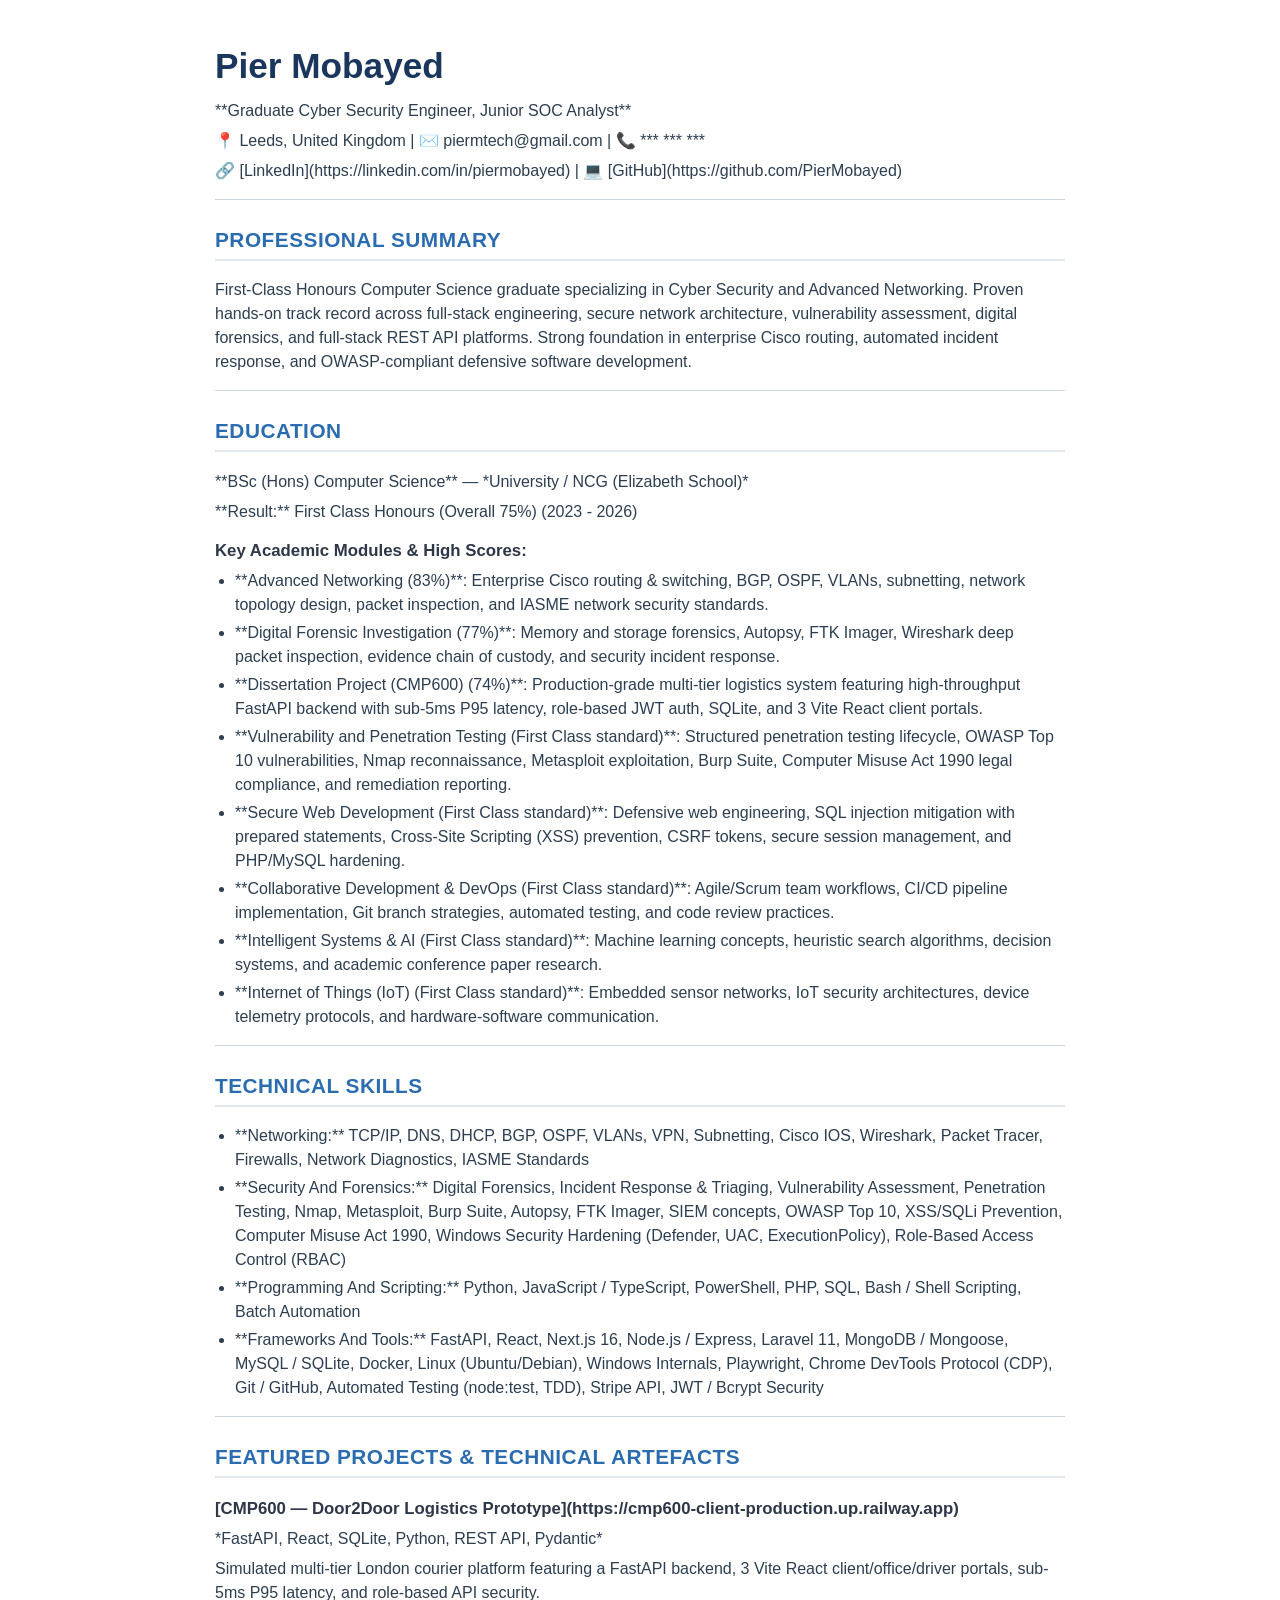
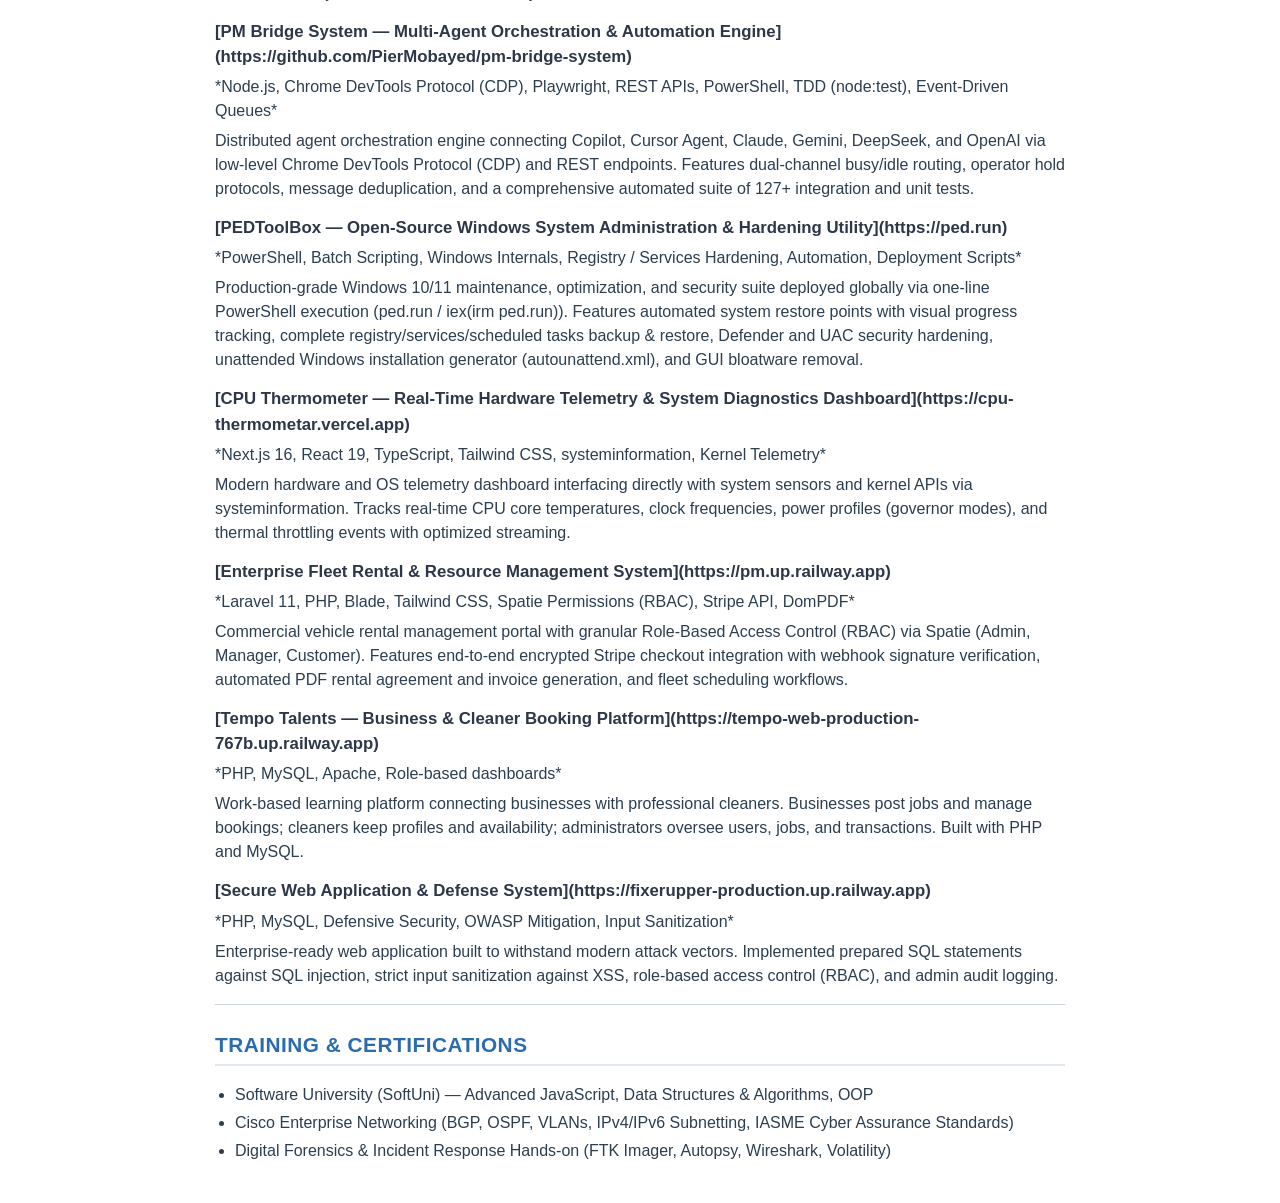
<file: cv.html>
<!DOCTYPE html>
<html lang="en">
<head>
    <meta charset="UTF-8">
    <meta name="viewport" content="width=device-width, initial-scale=1.0">
    <title>Curriculum Vitae</title>
    <style>
        body {
            font-family: 'Segoe UI', Tahoma, Geneva, Verdana, sans-serif;
            line-height: 1.5;
            color: #2c3e50;
            max-width: 850px;
            margin: 40px auto;
            padding: 0 20px;
        }
        h1.name { font-size: 2.2rem; color: #1a365d; margin-bottom: 4px; }
        h2.section-title {
            font-size: 1.3rem;
            color: #2b6cb0;
            border-bottom: 2px solid #e2e8f0;
            padding-bottom: 4px;
            margin-top: 24px;
            text-transform: uppercase;
            letter-spacing: 0.5px;
        }
        h3.subsection-title { font-size: 1.05rem; margin-top: 14px; margin-bottom: 2px; color: #2d3748; }
        p { margin: 6px 0; }
        ul { margin: 6px 0 14px 20px; padding: 0; }
        li { margin-bottom: 4px; }
        hr { border: none; border-top: 1px solid #cbd5e0; margin: 16px 0; }
        a { color: #3182ce; text-decoration: none; }
        a:hover { text-decoration: underline; }
        @media print {
            body { margin: 0; padding: 0; font-size: 10pt; }
            h2.section-title { page-break-after: avoid; }
        }
    </style>
</head>
<body>
<h1 class='name'>Pier Mobayed</h1><p>**Graduate Cyber Security Engineer, Junior SOC Analyst**</p><p>📍 Leeds, United Kingdom | ✉️ piermtech@gmail.com | 📞 *** *** ***</p><p>🔗 [LinkedIn](https://linkedin.com/in/piermobayed) | 💻 [GitHub](https://github.com/PierMobayed)</p><hr /><h2 class='section-title'>Professional Summary</h2><p>First-Class Honours Computer Science graduate specializing in Cyber Security and Advanced Networking. Proven hands-on track record across full-stack engineering, secure network architecture, vulnerability assessment, digital forensics, and full-stack REST API platforms. Strong foundation in enterprise Cisco routing, automated incident response, and OWASP-compliant defensive software development.</p><hr /><h2 class='section-title'>Education</h2><p>**BSc (Hons) Computer Science** — *University / NCG (Elizabeth School)*</p><p>**Result:** First Class Honours (Overall 75%) (2023 - 2026)</p><h3 class='subsection-title'>Key Academic Modules & High Scores:</h3><ul><li>**Advanced Networking (83%)**: Enterprise Cisco routing & switching, BGP, OSPF, VLANs, subnetting, network topology design, packet inspection, and IASME network security standards.</li><li>**Digital Forensic Investigation (77%)**: Memory and storage forensics, Autopsy, FTK Imager, Wireshark deep packet inspection, evidence chain of custody, and security incident response.</li><li>**Dissertation Project (CMP600) (74%)**: Production-grade multi-tier logistics system featuring high-throughput FastAPI backend with sub-5ms P95 latency, role-based JWT auth, SQLite, and 3 Vite React client portals.</li><li>**Vulnerability and Penetration Testing (First Class standard)**: Structured penetration testing lifecycle, OWASP Top 10 vulnerabilities, Nmap reconnaissance, Metasploit exploitation, Burp Suite, Computer Misuse Act 1990 legal compliance, and remediation reporting.</li><li>**Secure Web Development (First Class standard)**: Defensive web engineering, SQL injection mitigation with prepared statements, Cross-Site Scripting (XSS) prevention, CSRF tokens, secure session management, and PHP/MySQL hardening.</li><li>**Collaborative Development & DevOps (First Class standard)**: Agile/Scrum team workflows, CI/CD pipeline implementation, Git branch strategies, automated testing, and code review practices.</li><li>**Intelligent Systems & AI (First Class standard)**: Machine learning concepts, heuristic search algorithms, decision systems, and academic conference paper research.</li><li>**Internet of Things (IoT) (First Class standard)**: Embedded sensor networks, IoT security architectures, device telemetry protocols, and hardware-software communication.</li></ul><hr /><h2 class='section-title'>Technical Skills</h2><ul><li>**Networking:** TCP/IP, DNS, DHCP, BGP, OSPF, VLANs, VPN, Subnetting, Cisco IOS, Wireshark, Packet Tracer, Firewalls, Network Diagnostics, IASME Standards</li><li>**Security And Forensics:** Digital Forensics, Incident Response & Triaging, Vulnerability Assessment, Penetration Testing, Nmap, Metasploit, Burp Suite, Autopsy, FTK Imager, SIEM concepts, OWASP Top 10, XSS/SQLi Prevention, Computer Misuse Act 1990, Windows Security Hardening (Defender, UAC, ExecutionPolicy), Role-Based Access Control (RBAC)</li><li>**Programming And Scripting:** Python, JavaScript / TypeScript, PowerShell, PHP, SQL, Bash / Shell Scripting, Batch Automation</li><li>**Frameworks And Tools:** FastAPI, React, Next.js 16, Node.js / Express, Laravel 11, MongoDB / Mongoose, MySQL / SQLite, Docker, Linux (Ubuntu/Debian), Windows Internals, Playwright, Chrome DevTools Protocol (CDP), Git / GitHub, Automated Testing (node:test, TDD), Stripe API, JWT / Bcrypt Security</li></ul><hr /><h2 class='section-title'>Featured Projects & Technical Artefacts</h2><h3 class='subsection-title'>[CMP600 — Door2Door Logistics Prototype](https://cmp600-client-production.up.railway.app)</h3><p>*FastAPI, React, SQLite, Python, REST API, Pydantic*</p><p>Simulated multi-tier London courier platform featuring a FastAPI backend, 3 Vite React client/office/driver portals, sub-5ms P95 latency, and role-based API security.</p><h3 class='subsection-title'>[PM Bridge System — Multi-Agent Orchestration & Automation Engine](https://github.com/PierMobayed/pm-bridge-system)</h3><p>*Node.js, Chrome DevTools Protocol (CDP), Playwright, REST APIs, PowerShell, TDD (node:test), Event-Driven Queues*</p><p>Distributed agent orchestration engine connecting Copilot, Cursor Agent, Claude, Gemini, DeepSeek, and OpenAI via low-level Chrome DevTools Protocol (CDP) and REST endpoints. Features dual-channel busy/idle routing, operator hold protocols, message deduplication, and a comprehensive automated suite of 127+ integration and unit tests.</p><h3 class='subsection-title'>[PEDToolBox — Open-Source Windows System Administration & Hardening Utility](https://ped.run)</h3><p>*PowerShell, Batch Scripting, Windows Internals, Registry / Services Hardening, Automation, Deployment Scripts*</p><p>Production-grade Windows 10/11 maintenance, optimization, and security suite deployed globally via one-line PowerShell execution (ped.run / iex(irm ped.run)). Features automated system restore points with visual progress tracking, complete registry/services/scheduled tasks backup & restore, Defender and UAC security hardening, unattended Windows installation generator (autounattend.xml), and GUI bloatware removal.</p><h3 class='subsection-title'>[CPU Thermometer — Real-Time Hardware Telemetry & System Diagnostics Dashboard](https://cpu-thermometar.vercel.app)</h3><p>*Next.js 16, React 19, TypeScript, Tailwind CSS, systeminformation, Kernel Telemetry*</p><p>Modern hardware and OS telemetry dashboard interfacing directly with system sensors and kernel APIs via systeminformation. Tracks real-time CPU core temperatures, clock frequencies, power profiles (governor modes), and thermal throttling events with optimized streaming.</p><h3 class='subsection-title'>[Enterprise Fleet Rental & Resource Management System](https://pm.up.railway.app)</h3><p>*Laravel 11, PHP, Blade, Tailwind CSS, Spatie Permissions (RBAC), Stripe API, DomPDF*</p><p>Commercial vehicle rental management portal with granular Role-Based Access Control (RBAC) via Spatie (Admin, Manager, Customer). Features end-to-end encrypted Stripe checkout integration with webhook signature verification, automated PDF rental agreement and invoice generation, and fleet scheduling workflows.</p><h3 class='subsection-title'>[Tempo Talents — Business & Cleaner Booking Platform](https://tempo-web-production-767b.up.railway.app)</h3><p>*PHP, MySQL, Apache, Role-based dashboards*</p><p>Work-based learning platform connecting businesses with professional cleaners. Businesses post jobs and manage bookings; cleaners keep profiles and availability; administrators oversee users, jobs, and transactions. Built with PHP and MySQL.</p><h3 class='subsection-title'>[Secure Web Application & Defense System](https://fixerupper-production.up.railway.app)</h3><p>*PHP, MySQL, Defensive Security, OWASP Mitigation, Input Sanitization*</p><p>Enterprise-ready web application built to withstand modern attack vectors. Implemented prepared SQL statements against SQL injection, strict input sanitization against XSS, role-based access control (RBAC), and admin audit logging.</p><hr /><h2 class='section-title'>Training & Certifications</h2><ul><li>Software University (SoftUni) — Advanced JavaScript, Data Structures & Algorithms, OOP</li><li>Cisco Enterprise Networking (BGP, OSPF, VLANs, IPv4/IPv6 Subnetting, IASME Cyber Assurance Standards)</li><li>Digital Forensics & Incident Response Hands-on (FTK Imager, Autopsy, Wireshark, Volatility)</li></ul>
</body>
</html>
</file>
<file: style.css>
/* ==========================================================================
   Pier Mobayed — Cyber Security & Systems Portfolio
   CSS Design System: Dark Glassmorphic Modern Tech Aesthetic
   ========================================================================== */

:root {
  --bg-primary: #070a11;
  --bg-secondary: #0d121f;
  --bg-card: rgba(15, 23, 42, 0.75);
  --bg-card-hover: rgba(24, 34, 58, 0.85);
  --bg-card-border: rgba(255, 255, 255, 0.08);
  --bg-card-border-hover: rgba(6, 182, 212, 0.4);

  --accent-cyan: #06b6d4;
  --accent-cyan-glow: rgba(6, 182, 212, 0.25);
  --accent-teal: #14b8a6;
  --accent-emerald: #10b981;
  --accent-emerald-glow: rgba(16, 185, 129, 0.25);
  --accent-violet: #8b5cf6;
  --accent-violet-glow: rgba(139, 92, 246, 0.25);
  --accent-amber: #f59e0b;
  --accent-red: #ef4444;

  --text-primary: #f8fafc;
  --text-secondary: #94a3b8;
  --text-muted: #64748b;
  --text-accent: #38bdf8;

  --font-main: 'Inter', -apple-system, BlinkMacSystemFont, 'Segoe UI', Roboto, sans-serif;
  --font-mono: 'JetBrains Mono', 'Fira Code', Consolas, monospace;

  --radius-sm: 6px;
  --radius-md: 10px;
  --radius-lg: 16px;
  --radius-full: 9999px;

  --transition-fast: 0.18s cubic-bezier(0.16, 1, 0.3, 1);
  --transition-smooth: 0.3s cubic-bezier(0.16, 1, 0.3, 1);
  --shadow-glow: 0 0 25px -5px var(--accent-cyan-glow);
}

/* Base Reset */
*, *::before, *::after {
  box-sizing: border-box;
  margin: 0;
  padding: 0;
}

html {
  scroll-behavior: smooth;
  font-size: 16px;
  color-scheme: dark;
}

body {
  background-color: var(--bg-primary);
  color: var(--text-primary);
  font-family: var(--font-main);
  line-height: 1.6;
  overflow-x: hidden;
  position: relative;
  min-height: 100vh;
}

/* Background Atmosphere */
.bg-grid {
  position: fixed;
  top: 0;
  left: 0;
  width: 100vw;
  height: 100vh;
  background-size: 40px 40px;
  background-image: 
    linear-gradient(to right, rgba(255, 255, 255, 0.02) 1px, transparent 1px),
    linear-gradient(to bottom, rgba(255, 255, 255, 0.02) 1px, transparent 1px);
  pointer-events: none;
  z-index: 0;
}

.bg-glow {
  position: fixed;
  border-radius: 50%;
  filter: blur(120px);
  pointer-events: none;
  z-index: 0;
  opacity: 0.4;
}

.bg-glow-1 {
  top: -100px;
  right: -50px;
  width: 550px;
  height: 550px;
  background: radial-gradient(circle, var(--accent-cyan) 0%, rgba(6, 182, 212, 0) 70%);
}

.bg-glow-2 {
  top: 40%;
  left: -150px;
  width: 600px;
  height: 600px;
  background: radial-gradient(circle, var(--accent-violet) 0%, rgba(139, 92, 246, 0) 70%);
  opacity: 0.25;
}

/* Typography & Global Links */
a {
  color: inherit;
  text-decoration: none;
  transition: color var(--transition-fast);
}

.accent-link {
  color: var(--accent-cyan);
  text-decoration: underline;
  text-underline-offset: 4px;
}

.accent-link:hover {
  color: #7dd3fc;
}

.gradient-text {
  background: linear-gradient(135deg, #ffffff 10%, #38bdf8 50%, #818cf8 90%);
  -webkit-background-clip: text;
  -webkit-text-fill-color: transparent;
}

/* Toast Notifications */
.toast-container {
  position: fixed;
  bottom: 24px;
  right: 24px;
  z-index: 9999;
  display: flex;
  flex-direction: column;
  gap: 10px;
}

.toast {
  background: rgba(15, 23, 42, 0.95);
  backdrop-filter: blur(12px);
  border: 1px solid var(--accent-cyan);
  color: #f8fafc;
  padding: 12px 20px;
  border-radius: var(--radius-md);
  font-size: 0.9rem;
  box-shadow: 0 10px 25px -5px rgba(0, 0, 0, 0.6), 0 0 15px -3px var(--accent-cyan-glow);
  display: flex;
  align-items: center;
  gap: 10px;
  animation: slideInToast 0.3s cubic-bezier(0.16, 1, 0.3, 1) forwards;
}

@keyframes slideInToast {
  from { transform: translateY(20px); opacity: 0; }
  to { transform: translateY(0); opacity: 1; }
}

/* Navigation Bar */
.navbar {
  position: fixed;
  top: 0;
  left: 0;
  width: 100%;
  background: rgba(7, 10, 17, 0.85);
  backdrop-filter: blur(16px);
  border-bottom: 1px solid var(--bg-card-border);
  z-index: 1000;
  transition: all var(--transition-smooth);
}

.nav-container {
  max-width: 1240px;
  margin: 0 auto;
  padding: 0.9rem 1.5rem;
  display: flex;
  align-items: center;
  justify-content: space-between;
}

.brand-logo {
  font-family: var(--font-mono);
  font-weight: 700;
  font-size: 1.25rem;
  display: flex;
  align-items: center;
  letter-spacing: -0.5px;
}

.logo-bracket { color: var(--accent-cyan); }
.logo-name { color: #f8fafc; margin: 0 1px; }
.logo-slash { color: var(--accent-violet); }
.logo-dot {
  width: 6px;
  height: 6px;
  background-color: var(--accent-emerald);
  border-radius: 50%;
  margin-left: 4px;
  display: inline-block;
  box-shadow: 0 0 8px var(--accent-emerald);
}

.status-badge-nav {
  display: inline-flex;
  align-items: center;
  gap: 8px;
  background: rgba(16, 185, 129, 0.1);
  border: 1px solid rgba(16, 185, 129, 0.25);
  padding: 4px 12px;
  border-radius: var(--radius-full);
  font-size: 0.75rem;
  color: #6ee7b7;
  font-weight: 500;
}

.pulse-dot {
  width: 7px;
  height: 7px;
  background-color: var(--accent-emerald);
  border-radius: 50%;
  position: relative;
}

.pulse-dot::after {
  content: '';
  position: absolute;
  top: -2px;
  left: -2px;
  width: 11px;
  height: 11px;
  background-color: var(--accent-emerald);
  border-radius: 50%;
  opacity: 0.4;
  animation: pulse 1.8s infinite;
}

@keyframes pulse {
  0% { transform: scale(1); opacity: 0.6; }
  50% { transform: scale(1.8); opacity: 0; }
  100% { transform: scale(1); opacity: 0; }
}

.nav-links {
  display: flex;
  align-items: center;
  gap: 1.5rem;
}

.nav-link {
  font-size: 0.9rem;
  font-weight: 500;
  color: var(--text-secondary);
}

.nav-link:hover {
  color: var(--accent-cyan);
}

.btn-cv-nav {
  background: linear-gradient(135deg, rgba(6, 182, 212, 0.15), rgba(139, 92, 246, 0.15));
  border: 1px solid rgba(6, 182, 212, 0.4);
  color: #38bdf8;
  padding: 6px 14px;
  border-radius: var(--radius-sm);
  font-size: 0.85rem;
  font-weight: 600;
  cursor: pointer;
  transition: all var(--transition-fast);
}

.btn-cv-nav:hover {
  background: var(--accent-cyan);
  color: #070a11;
  box-shadow: 0 0 15px var(--accent-cyan-glow);
}

.hamburger {
  display: none;
  background: none;
  border: none;
  cursor: pointer;
  flex-direction: column;
  gap: 5px;
}

.hamburger span {
  display: block;
  width: 24px;
  height: 2px;
  background: #f8fafc;
  transition: all var(--transition-fast);
}

/* Mobile Drawer */
.mobile-drawer {
  display: none;
  position: fixed;
  top: 60px;
  left: 0;
  width: 100%;
  background: rgba(13, 18, 31, 0.98);
  border-bottom: 1px solid var(--bg-card-border);
  padding: 1.5rem;
  flex-direction: column;
  gap: 1.2rem;
  z-index: 999;
}

.mobile-drawer.open {
  display: flex;
}

.mobile-nav-link {
  font-size: 1.1rem;
  font-weight: 500;
  color: var(--text-primary);
  border-bottom: 1px solid rgba(255, 255, 255, 0.05);
  padding-bottom: 0.6rem;
}

/* Sections Global Structure */
main {
  position: relative;
  z-index: 1;
}

.section {
  padding: 5.5rem 1.5rem;
}

.section-container {
  max-width: 1200px;
  margin: 0 auto;
}

.section-header {
  text-align: center;
  max-width: 800px;
  margin: 0 auto 3.5rem;
}

.section-kicker {
  display: inline-block;
  font-family: var(--font-mono);
  font-size: 0.8rem;
  font-weight: 700;
  color: var(--accent-cyan);
  letter-spacing: 2px;
  text-transform: uppercase;
  margin-bottom: 0.6rem;
}

.section-title {
  font-size: 2.2rem;
  font-weight: 800;
  color: #ffffff;
  line-height: 1.25;
  letter-spacing: -0.5px;
}

.section-subtitle {
  font-size: 1.05rem;
  color: var(--text-secondary);
  margin-top: 0.6rem;
}

.section-line {
  width: 60px;
  height: 3px;
  background: linear-gradient(90deg, var(--accent-cyan), var(--accent-violet));
  margin: 1.2rem auto 0;
  border-radius: var(--radius-full);
}

/* ==========================================================================
   Hero Section
   ========================================================================== */
.hero-section {
  padding: 8.5rem 1.5rem 4.5rem;
  min-height: 90vh;
  display: flex;
  align-items: center;
}

.hero-container {
  max-width: 1200px;
  margin: 0 auto;
}

.hero-badge {
  display: inline-flex;
  align-items: center;
  gap: 8px;
  background: rgba(6, 182, 212, 0.1);
  border: 1px solid rgba(6, 182, 212, 0.3);
  padding: 6px 14px;
  border-radius: var(--radius-full);
  font-size: 0.85rem;
  color: #7dd3fc;
  font-weight: 600;
  margin-bottom: 1.5rem;
}

.hero-title {
  font-size: 3.6rem;
  font-weight: 800;
  letter-spacing: -1px;
  line-height: 1.15;
  margin-bottom: 1.2rem;
}

.hero-roles {
  display: flex;
  flex-wrap: wrap;
  gap: 10px;
  margin-bottom: 1.5rem;
}

.role-tag {
  background: rgba(255, 255, 255, 0.04);
  border: 1px solid var(--bg-card-border);
  padding: 6px 14px;
  border-radius: var(--radius-sm);
  font-size: 0.9rem;
  font-weight: 500;
  color: var(--text-primary);
}

.hero-description {
  font-size: 1.15rem;
  color: var(--text-secondary);
  max-width: 860px;
  line-height: 1.7;
  margin-bottom: 2.2rem;
}

.hero-description strong {
  color: #ffffff;
}

.hero-cta {
  display: flex;
  flex-wrap: wrap;
  gap: 1rem;
  margin-bottom: 2.5rem;
}

/* Buttons */
.btn {
  display: inline-flex;
  align-items: center;
  justify-content: center;
  gap: 8px;
  padding: 12px 24px;
  border-radius: var(--radius-sm);
  font-weight: 600;
  font-size: 0.95rem;
  cursor: pointer;
  transition: all var(--transition-fast);
  border: 1px solid transparent;
}

.btn-icon {
  width: 18px;
  height: 18px;
}

.btn-primary {
  background: linear-gradient(135deg, #06b6d4, #2563eb);
  color: #ffffff;
  box-shadow: 0 4px 20px -2px var(--accent-cyan-glow);
}

.btn-primary:hover {
  background: linear-gradient(135deg, #0891b2, #1d4ed8);
  box-shadow: 0 6px 25px 0 var(--accent-cyan-glow);
  transform: translateY(-1px);
}

.btn-secondary {
  background: rgba(255, 255, 255, 0.05);
  border-color: rgba(255, 255, 255, 0.15);
  color: #f8fafc;
}

.btn-secondary:hover {
  background: rgba(255, 255, 255, 0.1);
  border-color: var(--accent-cyan);
  color: var(--accent-cyan);
}

.btn-terminal {
  background: rgba(13, 18, 31, 0.9);
  border: 1px solid rgba(16, 185, 129, 0.4);
  color: #6ee7b7;
  font-family: var(--font-mono);
  font-size: 0.85rem;
}

.btn-terminal:hover {
  background: rgba(16, 185, 129, 0.15);
  border-color: var(--accent-emerald);
}

.terminal-blink {
  animation: blink 1s infinite;
}

@keyframes blink {
  0%, 100% { opacity: 1; }
  50% { opacity: 0; }
}

.btn-outline {
  background: transparent;
  border-color: var(--bg-card-border);
  color: var(--text-secondary);
}

.btn-outline:hover {
  border-color: rgba(255, 255, 255, 0.3);
  color: #ffffff;
}

.btn-sm {
  padding: 6px 14px;
  font-size: 0.85rem;
}

/* Quick Meta Strip */
.hero-quick-meta {
  display: flex;
  flex-wrap: wrap;
  align-items: center;
  gap: 12px;
  font-size: 0.88rem;
  color: var(--text-secondary);
  margin-bottom: 3rem;
  padding: 12px 18px;
  background: rgba(15, 23, 42, 0.5);
  border: 1px solid var(--bg-card-border);
  border-radius: var(--radius-md);
  width: fit-content;
}

.meta-item {
  display: inline-flex;
  align-items: center;
  gap: 6px;
}

.meta-item.clickable {
  cursor: pointer;
  transition: color var(--transition-fast);
}

.meta-item.clickable:hover {
  color: var(--accent-cyan);
}

.copy-badge {
  font-size: 0.65rem;
  background: rgba(6, 182, 212, 0.15);
  color: var(--accent-cyan);
  padding: 2px 6px;
  border-radius: var(--radius-sm);
  font-family: var(--font-mono);
  text-transform: uppercase;
}

.social-link-hero {
  display: inline-flex;
  align-items: center;
  gap: 5px;
}

.social-link-hero:hover {
  color: var(--accent-cyan);
}

.social-icon {
  width: 16px;
  height: 16px;
}

.meta-separator {
  color: rgba(255, 255, 255, 0.2);
}

/* Metrics Grid */
.metrics-grid {
  display: grid;
  grid-template-columns: repeat(auto-fit, minmax(200px, 1fr));
  gap: 1.2rem;
  margin-top: 1rem;
}

.metric-card {
  background: var(--bg-card);
  backdrop-filter: blur(12px);
  border: 1px solid var(--bg-card-border);
  border-radius: var(--radius-md);
  padding: 1.4rem;
  transition: all var(--transition-smooth);
  position: relative;
  overflow: hidden;
}

.metric-card:hover {
  border-color: var(--bg-card-border-hover);
  transform: translateY(-3px);
  box-shadow: 0 10px 25px -5px rgba(0, 0, 0, 0.5);
}

.metric-value {
  font-family: var(--font-mono);
  font-size: 2.2rem;
  font-weight: 800;
  line-height: 1;
  color: #ffffff;
  margin-bottom: 0.4rem;
}

.metric-card.highlight-cyan .metric-value { color: var(--accent-cyan); }
.metric-card.highlight-emerald .metric-value { color: var(--accent-emerald); }
.metric-card.highlight-violet .metric-value { color: var(--accent-violet); }
.metric-card.highlight-amber .metric-value { color: var(--accent-amber); }

.metric-label {
  font-size: 0.95rem;
  font-weight: 600;
  color: var(--text-primary);
}

.metric-sub {
  font-size: 0.78rem;
  color: var(--text-muted);
  margin-top: 2px;
}

/* ==========================================================================
   About Section
   ========================================================================== */
.about-grid {
  display: grid;
  grid-template-columns: 1.15fr 0.85fr;
  gap: 3rem;
  align-items: start;
}

.about-text p {
  color: var(--text-secondary);
  font-size: 1.05rem;
  margin-bottom: 1.2rem;
  line-height: 1.7;
}

.about-text strong {
  color: #ffffff;
}

.about-points {
  margin-top: 2rem;
  display: flex;
  flex-direction: column;
  gap: 1rem;
}

.point-item {
  display: flex;
  align-items: flex-start;
  gap: 12px;
  font-size: 0.95rem;
  color: var(--text-secondary);
}

.point-check {
  color: var(--accent-cyan);
  font-weight: 800;
  background: rgba(6, 182, 212, 0.1);
  width: 22px;
  height: 22px;
  display: flex;
  align-items: center;
  justify-content: center;
  border-radius: 50%;
  flex-shrink: 0;
  margin-top: 2px;
}

.point-item strong {
  color: #ffffff;
}

/* Terminal Card */
.about-card-terminal {
  background: rgba(10, 14, 23, 0.95);
  border: 1px solid rgba(255, 255, 255, 0.1);
  border-radius: var(--radius-lg);
  overflow: hidden;
  box-shadow: 0 20px 40px -10px rgba(0, 0, 0, 0.8);
}

.terminal-bar {
  background: rgba(17, 24, 39, 0.8);
  padding: 10px 16px;
  display: flex;
  align-items: center;
  gap: 14px;
  border-bottom: 1px solid rgba(255, 255, 255, 0.05);
}

.terminal-dots {
  display: flex;
  gap: 6px;
}

.dot {
  width: 11px;
  height: 11px;
  border-radius: 50%;
}

.dot-red { background-color: #ef4444; }
.dot-yellow { background-color: #f59e0b; }
.dot-green { background-color: #10b981; }

.terminal-title {
  font-family: var(--font-mono);
  font-size: 0.8rem;
  color: var(--text-muted);
}

.terminal-code {
  padding: 1.5rem;
  font-family: var(--font-mono);
  font-size: 0.85rem;
  line-height: 1.55;
  color: #e2e8f0;
  overflow-x: auto;
}

.json-key { color: #38bdf8; }
.json-str { color: #a5f3fc; }
.json-num { color: #f59e0b; }

/* ==========================================================================
   Education & Modules Section
   ========================================================================== */
.modules-grid {
  display: grid;
  grid-template-columns: repeat(auto-fill, minmax(360px, 1fr));
  gap: 1.5rem;
}

.module-card {
  background: var(--bg-card);
  backdrop-filter: blur(12px);
  border: 1px solid var(--bg-card-border);
  border-radius: var(--radius-md);
  padding: 1.8rem;
  transition: all var(--transition-smooth);
  display: flex;
  flex-direction: column;
}

.module-card:hover {
  border-color: var(--bg-card-border-hover);
  transform: translateY(-3px);
  box-shadow: 0 10px 25px -5px rgba(0, 0, 0, 0.5);
}

.module-card.featured-module {
  border-left: 3px solid var(--accent-cyan);
}

.module-header {
  display: flex;
  justify-content: space-between;
  align-items: center;
  margin-bottom: 1rem;
}

.module-score-pill {
  font-family: var(--font-mono);
  font-size: 0.78rem;
  font-weight: 700;
  padding: 4px 10px;
  border-radius: var(--radius-full);
}

.score-high {
  background: rgba(6, 182, 212, 0.15);
  border: 1px solid rgba(6, 182, 212, 0.4);
  color: #38bdf8;
}

.score-first {
  background: rgba(16, 185, 129, 0.15);
  border: 1px solid rgba(16, 185, 129, 0.4);
  color: #6ee7b7;
}

.module-year {
  font-size: 0.75rem;
  color: var(--text-muted);
  text-transform: uppercase;
  letter-spacing: 0.5px;
}

.module-title {
  font-size: 1.25rem;
  font-weight: 700;
  color: #ffffff;
  margin-bottom: 0.6rem;
}

.module-desc {
  font-size: 0.9rem;
  color: var(--text-secondary);
  line-height: 1.6;
  margin-bottom: 1.2rem;
  flex-grow: 1;
}

.module-tags {
  display: flex;
  flex-wrap: wrap;
  gap: 6px;
  margin-top: auto;
}

.module-tags span {
  font-family: var(--font-mono);
  font-size: 0.72rem;
  background: rgba(255, 255, 255, 0.04);
  border: 1px solid rgba(255, 255, 255, 0.06);
  color: var(--text-secondary);
  padding: 3px 8px;
  border-radius: var(--radius-sm);
}

/* ==========================================================================
   Featured Projects Section
   ========================================================================== */
.filter-controls {
  display: flex;
  justify-content: center;
  flex-wrap: wrap;
  gap: 10px;
  margin-bottom: 2.5rem;
}

.filter-btn {
  background: rgba(15, 23, 42, 0.6);
  border: 1px solid var(--bg-card-border);
  color: var(--text-secondary);
  padding: 8px 18px;
  border-radius: var(--radius-full);
  font-size: 0.88rem;
  font-weight: 600;
  cursor: pointer;
  transition: all var(--transition-fast);
}

.filter-btn:hover {
  color: #ffffff;
  border-color: rgba(255, 255, 255, 0.2);
}

.filter-btn.active {
  background: var(--accent-cyan);
  border-color: var(--accent-cyan);
  color: #070a11;
  box-shadow: 0 0 15px var(--accent-cyan-glow);
}

.projects-grid {
  display: grid;
  grid-template-columns: repeat(auto-fill, minmax(360px, 1fr));
  gap: 1.8rem;
}

.project-card {
  background: var(--bg-card);
  backdrop-filter: blur(14px);
  border: 1px solid var(--bg-card-border);
  border-radius: var(--radius-lg);
  padding: 2rem;
  transition: all var(--transition-smooth);
  display: flex;
  flex-direction: column;
}

.project-card:hover {
  border-color: var(--bg-card-border-hover);
  transform: translateY(-4px);
  box-shadow: 0 15px 35px -10px rgba(0, 0, 0, 0.6);
}

.project-card-top {
  display: flex;
  justify-content: space-between;
  align-items: center;
  margin-bottom: 1rem;
}

.project-type-tag {
  font-family: var(--font-mono);
  font-size: 0.75rem;
  font-weight: 700;
  background: rgba(139, 92, 246, 0.15);
  border: 1px solid rgba(139, 92, 246, 0.35);
  color: #c4b5fd;
  padding: 4px 10px;
  border-radius: var(--radius-sm);
}

.project-links {
  display: flex;
  gap: 10px;
}

.icon-link {
  width: 32px;
  height: 32px;
  display: flex;
  align-items: center;
  justify-content: center;
  border-radius: var(--radius-sm);
  background: rgba(255, 255, 255, 0.05);
  color: var(--text-secondary);
  transition: all var(--transition-fast);
}

.icon-link:hover {
  background: rgba(6, 182, 212, 0.2);
  color: var(--accent-cyan);
}

.icon-link svg {
  width: 18px;
  height: 18px;
}

.project-title {
  font-size: 1.35rem;
  font-weight: 700;
  color: #ffffff;
  line-height: 1.3;
  margin-bottom: 0.8rem;
}

.project-command-box {
  background: rgba(0, 0, 0, 0.4);
  border: 1px solid rgba(6, 182, 212, 0.25);
  padding: 8px 12px;
  border-radius: var(--radius-sm);
  margin-bottom: 1rem;
  display: flex;
  align-items: center;
  justify-content: space-between;
}

.project-command-box code {
  font-family: var(--font-mono);
  font-size: 0.78rem;
  color: #38bdf8;
  overflow-x: auto;
}

.btn-copy-inline {
  background: rgba(6, 182, 212, 0.15);
  border: none;
  color: var(--accent-cyan);
  padding: 3px 8px;
  border-radius: var(--radius-sm);
  font-size: 0.72rem;
  cursor: pointer;
  font-family: var(--font-mono);
}

.btn-copy-inline:hover {
  background: var(--accent-cyan);
  color: #070a11;
}

.project-description {
  font-size: 0.92rem;
  color: var(--text-secondary);
  line-height: 1.6;
  margin-bottom: 1.2rem;
}

.project-bullet-highlights {
  list-style: none;
  margin-bottom: 1.5rem;
  flex-grow: 1;
}

.project-bullet-highlights li {
  font-size: 0.85rem;
  color: #cbd5e1;
  position: relative;
  padding-left: 18px;
  margin-bottom: 6px;
  line-height: 1.45;
}

.project-bullet-highlights li::before {
  content: '▸';
  position: absolute;
  left: 0;
  color: var(--accent-cyan);
}

.project-tech-tags {
  display: flex;
  flex-wrap: wrap;
  gap: 6px;
  margin-top: auto;
}

.project-tech-tags span {
  font-family: var(--font-mono);
  font-size: 0.72rem;
  background: rgba(255, 255, 255, 0.04);
  border: 1px solid rgba(255, 255, 255, 0.08);
  color: var(--text-accent);
  padding: 4px 8px;
  border-radius: var(--radius-sm);
}

/* ==========================================================================
   Technical Skills Section
   ========================================================================== */
.skills-grid {
  display: grid;
  grid-template-columns: repeat(auto-fill, minmax(270px, 1fr));
  gap: 1.5rem;
  margin-bottom: 3rem;
}

.skill-category-card {
  background: var(--bg-card);
  backdrop-filter: blur(12px);
  border: 1px solid var(--bg-card-border);
  border-radius: var(--radius-md);
  padding: 1.8rem;
  transition: all var(--transition-smooth);
}

.skill-category-card:hover {
  border-color: var(--bg-card-border-hover);
  transform: translateY(-3px);
}

.skill-cat-header {
  display: flex;
  align-items: center;
  gap: 10px;
  margin-bottom: 0.5rem;
}

.skill-cat-icon {
  font-size: 1.5rem;
}

.skill-cat-title {
  font-size: 1.15rem;
  font-weight: 700;
  color: #ffffff;
}

.skill-cat-desc {
  font-size: 0.85rem;
  color: var(--text-muted);
  margin-bottom: 1.2rem;
}

.skill-pills {
  display: flex;
  flex-wrap: wrap;
  gap: 8px;
}

.skill-pill {
  font-family: var(--font-mono);
  font-size: 0.78rem;
  background: rgba(255, 255, 255, 0.04);
  border: 1px solid rgba(255, 255, 255, 0.08);
  color: #e2e8f0;
  padding: 5px 10px;
  border-radius: var(--radius-sm);
  transition: all var(--transition-fast);
}

.skill-pill:hover {
  background: rgba(6, 182, 212, 0.15);
  border-color: var(--accent-cyan);
  color: #38bdf8;
}

/* Certifications Box */
.certifications-box {
  background: rgba(13, 18, 31, 0.7);
  border: 1px solid rgba(255, 255, 255, 0.08);
  border-radius: var(--radius-lg);
  padding: 2.2rem;
}

.cert-title {
  font-size: 1.25rem;
  font-weight: 700;
  color: #ffffff;
  margin-bottom: 1.5rem;
}

.cert-list {
  display: grid;
  grid-template-columns: repeat(auto-fit, minmax(300px, 1fr));
  gap: 1.5rem;
}

.cert-item {
  display: flex;
  gap: 14px;
}

.cert-icon {
  font-size: 1.8rem;
  flex-shrink: 0;
}

.cert-item strong {
  color: #ffffff;
  font-size: 0.98rem;
}

.cert-item p {
  font-size: 0.85rem;
  color: var(--text-secondary);
  margin-top: 2px;
}

/* ==========================================================================
   Interactive Terminal Section
   ========================================================================== */
.terminal-widget-container {
  max-width: 900px;
  margin: 0 auto;
}

.terminal-window {
  background: #090d16;
  border: 1px solid rgba(6, 182, 212, 0.3);
  border-radius: var(--radius-lg);
  overflow: hidden;
  box-shadow: 0 20px 50px -10px rgba(0, 0, 0, 0.8), 0 0 20px -5px var(--accent-cyan-glow);
}

.terminal-header-bar {
  background: #111827;
  padding: 10px 16px;
  display: flex;
  align-items: center;
  justify-content: space-between;
  border-bottom: 1px solid rgba(255, 255, 255, 0.05);
}

.terminal-center-title {
  font-family: var(--font-mono);
  font-size: 0.8rem;
  color: var(--text-secondary);
}

.terminal-status-indicator {
  font-family: var(--font-mono);
  font-size: 0.72rem;
  color: var(--accent-emerald);
  letter-spacing: 0.5px;
}

.terminal-body {
  padding: 1.5rem;
  min-height: 380px;
  max-height: 520px;
  overflow-y: auto;
  font-family: var(--font-mono);
  font-size: 0.88rem;
  line-height: 1.6;
}

.terminal-output-line {
  margin-bottom: 6px;
  word-break: break-word;
}

.term-greeting {
  color: var(--accent-cyan);
  font-weight: 700;
}

.term-highlight {
  color: #38bdf8;
  font-weight: 600;
}

.text-muted {
  color: var(--text-muted);
}

.term-cmd-log {
  color: #ffffff;
  margin-top: 10px;
}

.term-result {
  color: #cbd5e1;
  white-space: pre-wrap;
  margin-bottom: 10px;
}

.terminal-input-row {
  display: flex;
  align-items: center;
  gap: 8px;
  margin-top: 10px;
}

.term-prompt {
  color: var(--accent-emerald);
  font-weight: 600;
  white-space: nowrap;
}

.terminal-input-field {
  background: transparent;
  border: none;
  outline: none;
  color: #ffffff;
  font-family: var(--font-mono);
  font-size: 0.88rem;
  width: 100%;
}

.terminal-input-field::placeholder {
  color: rgba(255, 255, 255, 0.2);
}

.terminal-quick-buttons {
  display: flex;
  flex-wrap: wrap;
  align-items: center;
  gap: 8px;
  margin-top: 1.2rem;
  justify-content: center;
}

.quick-label {
  font-family: var(--font-mono);
  font-size: 0.8rem;
  color: var(--text-muted);
}

.quick-cmd-btn {
  background: rgba(15, 23, 42, 0.8);
  border: 1px solid rgba(255, 255, 255, 0.1);
  color: var(--text-primary);
  font-family: var(--font-mono);
  font-size: 0.78rem;
  padding: 5px 12px;
  border-radius: var(--radius-sm);
  cursor: pointer;
  transition: all var(--transition-fast);
}

.quick-cmd-btn:hover {
  background: var(--accent-cyan);
  border-color: var(--accent-cyan);
  color: #070a11;
}

.btn-clear-terminal {
  border-color: rgba(239, 68, 68, 0.3);
  color: #f87171;
}

.btn-clear-terminal:hover {
  background: var(--accent-red);
  color: #ffffff;
}

/* ==========================================================================
   Contact Section
   ========================================================================== */
.contact-grid {
  display: grid;
  grid-template-columns: 1fr 1fr;
  gap: 2.5rem;
  align-items: start;
}

.contact-info-column {
  display: flex;
  flex-direction: column;
  gap: 1.2rem;
}

.contact-card {
  background: var(--bg-card);
  backdrop-filter: blur(12px);
  border: 1px solid var(--bg-card-border);
  border-radius: var(--radius-md);
  padding: 1.4rem;
  display: flex;
  align-items: center;
  gap: 16px;
  transition: all var(--transition-smooth);
}

.contact-card.clickable {
  cursor: pointer;
}

.contact-card:hover {
  border-color: var(--bg-card-border-hover);
  transform: translateY(-2px);
}

.contact-icon {
  font-size: 1.6rem;
  background: rgba(255, 255, 255, 0.05);
  width: 48px;
  height: 48px;
  border-radius: var(--radius-md);
  display: flex;
  align-items: center;
  justify-content: center;
  flex-shrink: 0;
}

.contact-detail {
  flex-grow: 1;
}

.contact-type {
  font-size: 0.8rem;
  color: var(--text-muted);
  text-transform: uppercase;
  letter-spacing: 0.5px;
}

.contact-value {
  font-size: 1.05rem;
  font-weight: 600;
  color: #ffffff;
}

.contact-sub {
  font-size: 0.8rem;
  color: var(--text-secondary);
  margin-top: 2px;
}

.contact-action-badge {
  font-family: var(--font-mono);
  font-size: 0.75rem;
  background: rgba(6, 182, 212, 0.15);
  color: var(--accent-cyan);
  padding: 4px 10px;
  border-radius: var(--radius-sm);
  font-weight: 600;
}

.contact-links-row {
  display: flex;
  flex-wrap: wrap;
  gap: 10px;
  margin-top: 6px;
}

.contact-social-pill {
  display: inline-flex;
  align-items: center;
  gap: 6px;
  background: rgba(255, 255, 255, 0.05);
  border: 1px solid rgba(255, 255, 255, 0.08);
  padding: 5px 12px;
  border-radius: var(--radius-sm);
  font-size: 0.85rem;
  color: var(--text-primary);
}

.contact-social-pill svg {
  width: 16px;
  height: 16px;
}

.contact-social-pill:hover {
  background: rgba(6, 182, 212, 0.2);
  color: var(--accent-cyan);
  border-color: var(--accent-cyan);
}

/* Contact Form */
.contact-form-column {
  background: var(--bg-card);
  backdrop-filter: blur(14px);
  border: 1px solid var(--bg-card-border);
  border-radius: var(--radius-lg);
  padding: 2.2rem;
}

.form-title {
  font-size: 1.35rem;
  font-weight: 700;
  color: #ffffff;
  margin-bottom: 1.5rem;
}

.form-group {
  margin-bottom: 1.2rem;
}

.form-group label {
  display: block;
  font-size: 0.85rem;
  color: var(--text-secondary);
  margin-bottom: 6px;
  font-weight: 500;
}

.form-group input,
.form-group textarea {
  width: 100%;
  background: rgba(7, 10, 17, 0.8);
  border: 1px solid rgba(255, 255, 255, 0.1);
  border-radius: var(--radius-sm);
  padding: 10px 14px;
  color: #ffffff;
  font-family: var(--font-main);
  font-size: 0.95rem;
  outline: none;
  transition: border-color var(--transition-fast);
}

.form-group input:focus,
.form-group textarea:focus {
  border-color: var(--accent-cyan);
  box-shadow: 0 0 10px var(--accent-cyan-glow);
}

.btn-submit {
  width: 100%;
  margin-top: 0.5rem;
}

/* ==========================================================================
   CV Modal
   ========================================================================== */
.modal-overlay {
  display: none;
  position: fixed;
  top: 0;
  left: 0;
  width: 100vw;
  height: 100vh;
  background: rgba(0, 0, 0, 0.8);
  backdrop-filter: blur(8px);
  z-index: 2000;
  align-items: center;
  justify-content: center;
  padding: 1.5rem;
}

.modal-overlay.open {
  display: flex;
}

.modal-window {
  background: #0f172a;
  border: 1px solid rgba(255, 255, 255, 0.15);
  border-radius: var(--radius-lg);
  width: 100%;
  max-width: 950px;
  height: 90vh;
  display: flex;
  flex-direction: column;
  overflow: hidden;
  box-shadow: 0 25px 60px -15px rgba(0, 0, 0, 0.9);
  animation: modalPop 0.25s cubic-bezier(0.16, 1, 0.3, 1) forwards;
}

@keyframes modalPop {
  from { transform: scale(0.95); opacity: 0; }
  to { transform: scale(1); opacity: 1; }
}

.modal-header {
  padding: 1rem 1.5rem;
  background: #1e293b;
  border-bottom: 1px solid rgba(255, 255, 255, 0.08);
  display: flex;
  align-items: center;
  justify-content: space-between;
}

.modal-title {
  font-size: 1.15rem;
  font-weight: 700;
  color: #ffffff;
}

.modal-subtitle {
  font-size: 0.8rem;
  color: var(--text-muted);
}

.modal-actions {
  display: flex;
  align-items: center;
  gap: 10px;
}

.modal-close-btn {
  background: none;
  border: none;
  color: var(--text-secondary);
  font-size: 1.8rem;
  line-height: 1;
  cursor: pointer;
  padding: 0 4px;
}

.modal-close-btn:hover {
  color: #ffffff;
}

.modal-body {
  flex-grow: 1;
  background: #ffffff;
}

.cv-iframe {
  width: 100%;
  height: 100%;
  border: none;
}

/* ==========================================================================
   Footer
   ========================================================================== */
.footer {
  background: #05070c;
  border-top: 1px solid var(--bg-card-border);
  padding: 4rem 1.5rem 2rem;
  margin-top: 4rem;
}

.footer-container {
  max-width: 1200px;
  margin: 0 auto;
}

.footer-brand {
  margin-bottom: 1.5rem;
}

.footer-brand .logo-name {
  font-size: 1.3rem;
  font-weight: 800;
  color: #ffffff;
  display: block;
}

.footer-tagline {
  font-size: 0.88rem;
  color: var(--text-muted);
}

.footer-links {
  display: flex;
  flex-wrap: wrap;
  gap: 1.5rem;
  margin-bottom: 2rem;
  font-size: 0.9rem;
  color: var(--text-secondary);
}

.footer-links a:hover {
  color: var(--accent-cyan);
}

.footer-bottom {
  border-top: 1px solid rgba(255, 255, 255, 0.05);
  padding-top: 1.5rem;
  display: flex;
  justify-content: space-between;
  align-items: center;
  font-size: 0.8rem;
  color: var(--text-muted);
}

.back-to-top-btn {
  background: rgba(255, 255, 255, 0.05);
  border: 1px solid rgba(255, 255, 255, 0.1);
  color: var(--text-secondary);
  padding: 6px 12px;
  border-radius: var(--radius-sm);
  cursor: pointer;
  font-family: var(--font-mono);
  font-size: 0.8rem;
}

.back-to-top-btn:hover {
  background: var(--accent-cyan);
  color: #070a11;
}

/* ==========================================================================
   Responsive Breakpoints
   ========================================================================== */
@media (max-width: 992px) {
  .hero-title { font-size: 2.8rem; }
  .about-grid { grid-template-columns: 1fr; }
  .contact-grid { grid-template-columns: 1fr; }
}

@media (max-width: 768px) {
  .nav-links, .status-badge-nav { display: none; }
  .hamburger { display: flex; }
  .hero-title { font-size: 2.4rem; }
  .section-title { font-size: 1.8rem; }
  .modules-grid, .projects-grid, .skills-grid {
    grid-template-columns: 1fr;
  }
  .hero-quick-meta {
    flex-direction: column;
    align-items: flex-start;
  }
  .meta-separator { display: none; }
  .footer-bottom {
    flex-direction: column;
    gap: 10px;
    text-align: center;
  }
}
</file>
